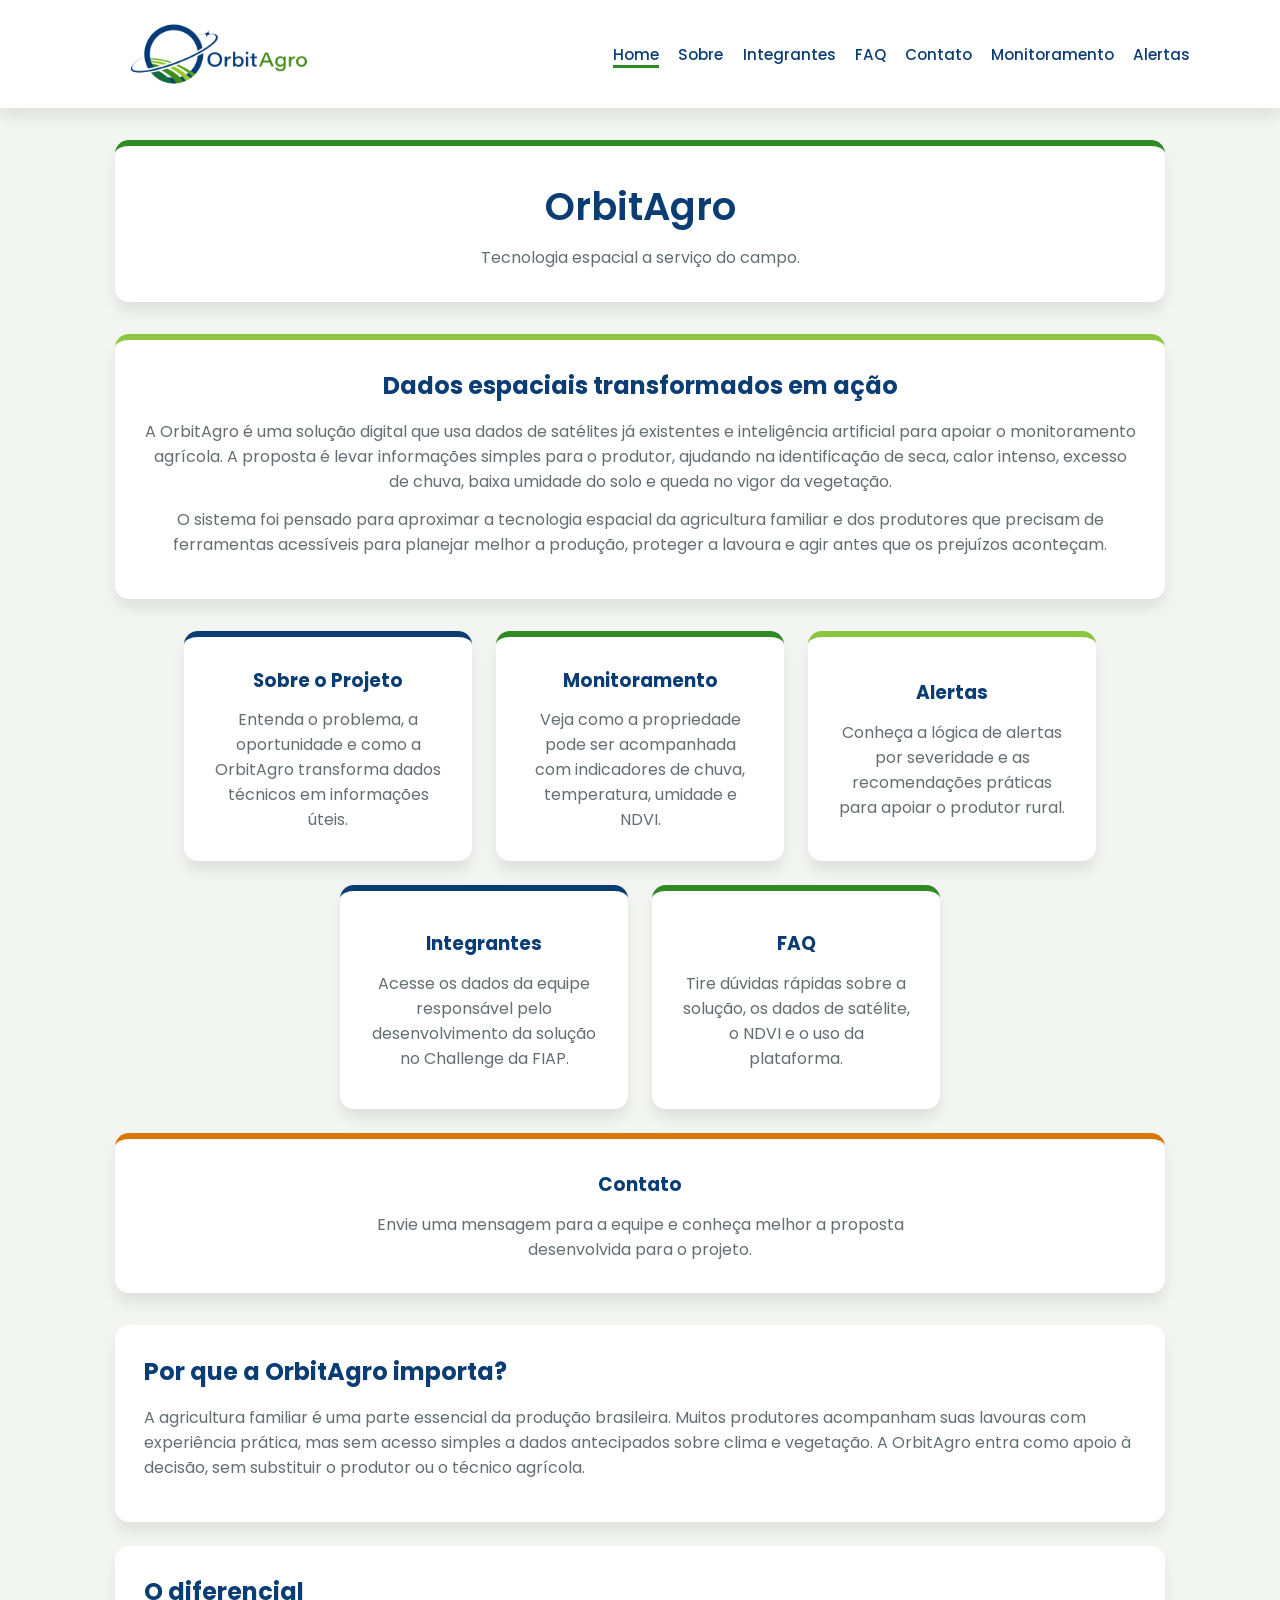
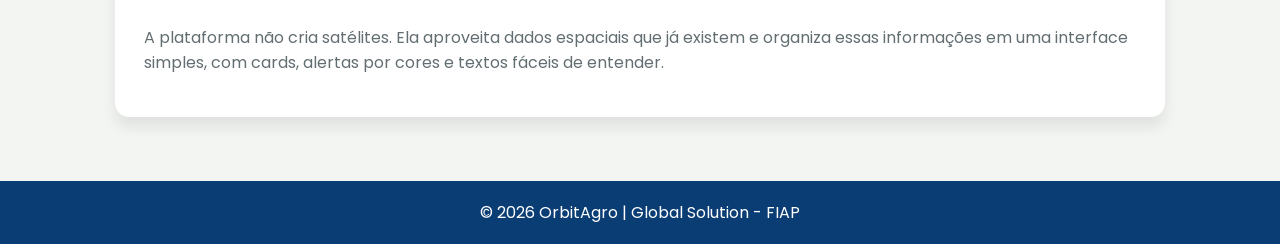
<file: index.html>
<!DOCTYPE html>
<html lang="pt-BR">
<head>
    <meta charset="UTF-8">
    <meta name="viewport" content="width=device-width, initial-scale=1.0">

    <link rel="preconnect" href="https://fonts.googleapis.com">
    <link rel="preconnect" href="https://fonts.gstatic.com" crossorigin>
    <link href="https://fonts.googleapis.com/css2?family=Poppins:wght@300;400;500;600;700&display=swap" rel="stylesheet">

    <link rel="stylesheet" href="css/index.css">

    <title>OrbitAgro | Home</title>
</head>
<body>

    <nav>
        <a class="logo" href="index.html">
            <img src="assets/logo-orbitagro.png" alt="Logo OrbitAgro">
        </a>

        <button class="menu-btn" type="button" aria-label="Abrir menu">☰</button>

        <ul class="nav-links">
            <li><a class="nav-link nav-active" href="index.html">Home</a></li>
            <li><a class="nav-link " href="pages/sobre.html">Sobre</a></li>
            <li><a class="nav-link " href="pages/integrantes.html">Integrantes</a></li>
            <li><a class="nav-link " href="pages/faq.html">FAQ</a></li>
            <li><a class="nav-link " href="pages/contato.html">Contato</a></li>
            <li><a class="nav-link " href="pages/monitoramento.html">Monitoramento</a></li>
            <li><a class="nav-link " href="pages/alertas.html">Alertas</a></li>
        </ul>
    </nav>


    <main>

        <section class="title-section">
            <article class="title-card">
                <h1>OrbitAgro</h1>
                <p>Tecnologia espacial a serviço do campo.</p>
            </article>
        </section>
        <section class="intro-section">
            <h2>Dados espaciais transformados em ação</h2>

            <p>
                A OrbitAgro é uma solução digital que usa dados de satélites já existentes e inteligência artificial
                para apoiar o monitoramento agrícola. A proposta é levar informações simples para o produtor,
                ajudando na identificação de seca, calor intenso, excesso de chuva, baixa umidade do solo e queda
                no vigor da vegetação.
            </p>

            <p>
                O sistema foi pensado para aproximar a tecnologia espacial da agricultura familiar e dos produtores
                que precisam de ferramentas acessíveis para planejar melhor a produção, proteger a lavoura e agir
                antes que os prejuízos aconteçam.
            </p>
        </section>

        <section class="cards-section">
            <article class="feature-card card-blue">
                <a href="pages/sobre.html">
                    <h3>Sobre o Projeto</h3>
                    <p>Entenda o problema, a oportunidade e como a OrbitAgro transforma dados técnicos em informações úteis.</p>
                </a>
            </article>

            <article class="feature-card card-green">
                <a href="pages/monitoramento.html">
                    <h3>Monitoramento</h3>
                    <p>Veja como a propriedade pode ser acompanhada com indicadores de chuva, temperatura, umidade e NDVI.</p>
                </a>
            </article>

            <article class="feature-card card-light">
                <a href="pages/alertas.html">
                    <h3>Alertas</h3>
                    <p>Conheça a lógica de alertas por severidade e as recomendações práticas para apoiar o produtor rural.</p>
                </a>
            </article>

            <article class="feature-card card-blue">
                <a href="pages/integrantes.html">
                    <h3>Integrantes</h3>
                    <p>Acesse os dados da equipe responsável pelo desenvolvimento da solução no Challenge da FIAP.</p>
                </a>
            </article>

            <article class="feature-card card-green">
                <a href="pages/faq.html">
                    <h3>FAQ</h3>
                    <p>Tire dúvidas rápidas sobre a solução, os dados de satélite, o NDVI e o uso da plataforma.</p>
                </a>
            </article>

            <article class="feature-card card-warning">
                <a href="pages/contato.html">
                    <h3>Contato</h3>
                    <p>Envie uma mensagem para a equipe e conheça melhor a proposta desenvolvida para o projeto.</p>
                </a>
            </article>
        </section>

        <section class="highlight-section">
            <article class="highlight-card">
                <h2>Por que a OrbitAgro importa?</h2>
                <p>
                    A agricultura familiar é uma parte essencial da produção brasileira. Muitos produtores acompanham
                    suas lavouras com experiência prática, mas sem acesso simples a dados antecipados sobre clima e
                    vegetação. A OrbitAgro entra como apoio à decisão, sem substituir o produtor ou o técnico agrícola.
                </p>
            </article>

            <article class="highlight-card">
                <h2>O diferencial</h2>
                <p>
                    A plataforma não cria satélites. Ela aproveita dados espaciais que já existem e organiza essas
                    informações em uma interface simples, com cards, alertas por cores e textos fáceis de entender.
                </p>
            </article>
        </section>
    </main>

    <footer>
        <p>© 2026 OrbitAgro | Global Solution - FIAP</p>
    </footer>


    <script src="js/script.js"></script>
</body>
</html>
</file>
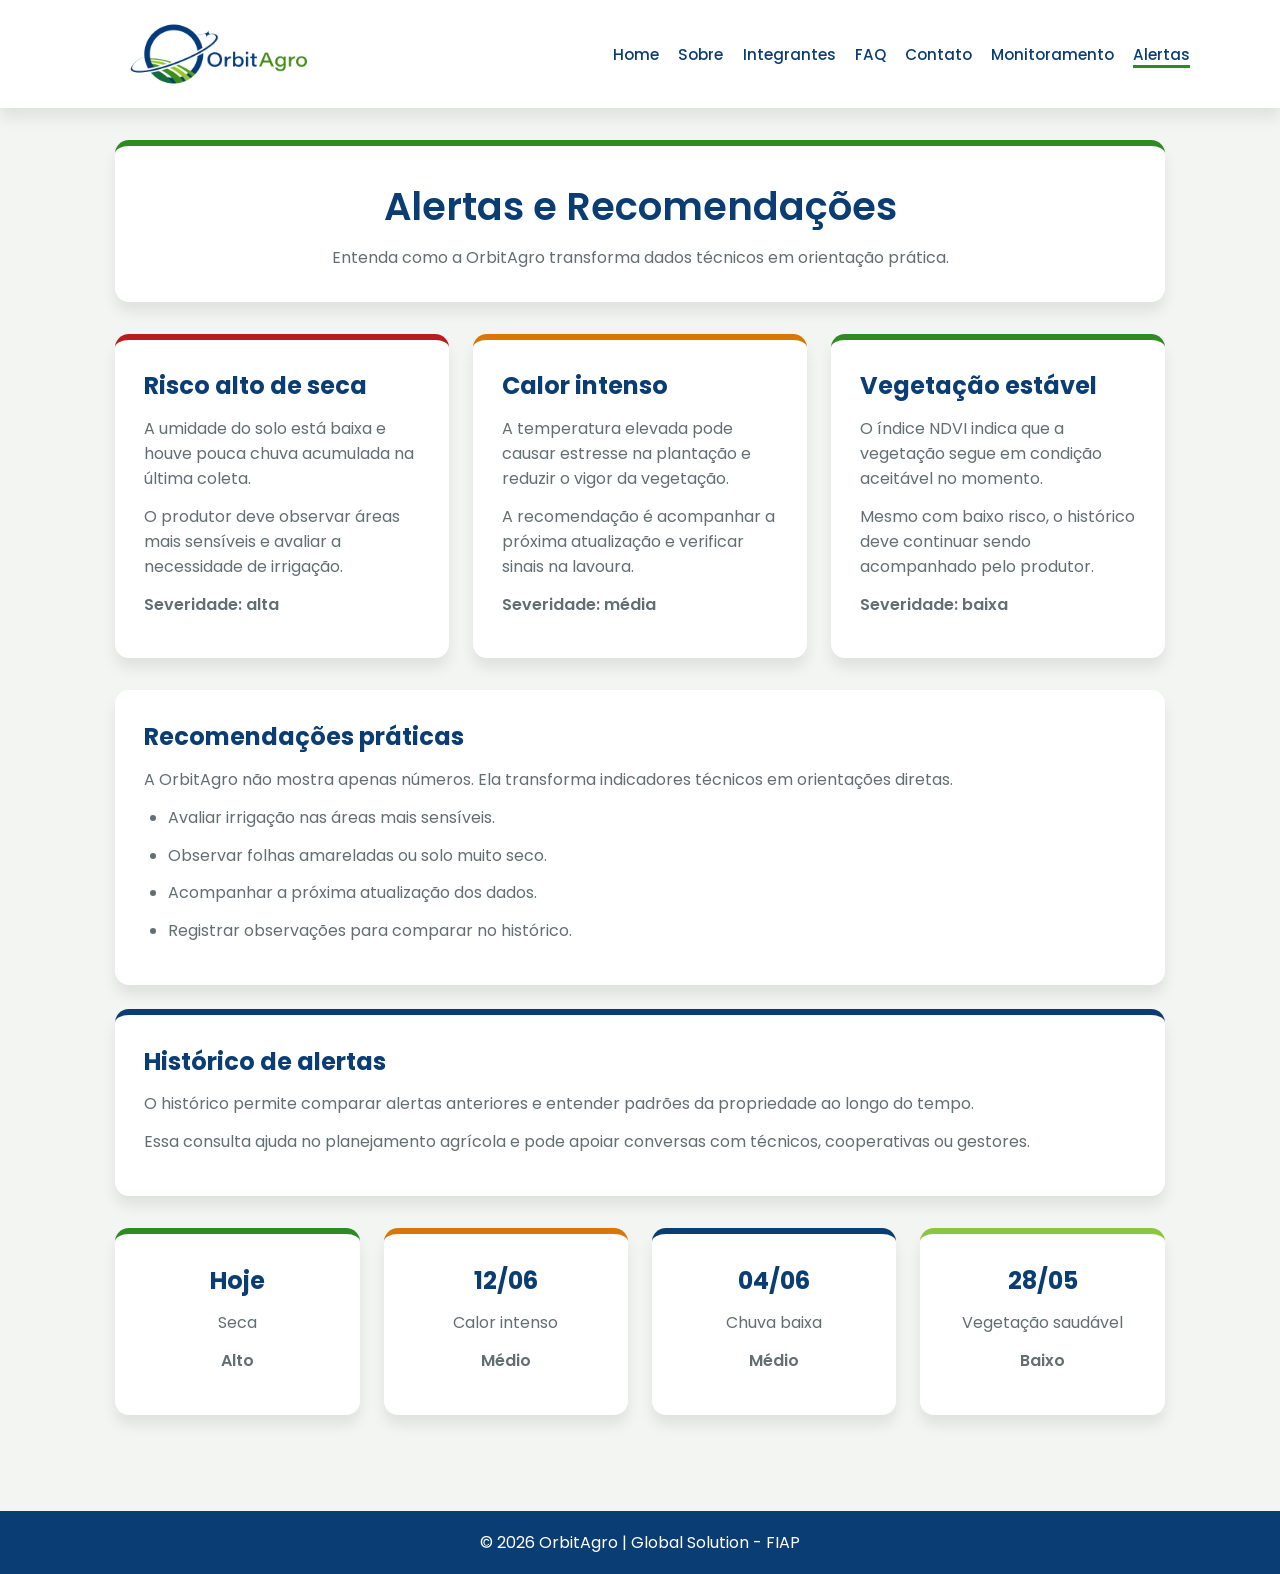
<file: pages/alertas.html>
<!DOCTYPE html>
<html lang="pt-BR">
<head>
    <meta charset="UTF-8">
    <meta name="viewport" content="width=device-width, initial-scale=1.0">

    <link rel="preconnect" href="https://fonts.googleapis.com">
    <link rel="preconnect" href="https://fonts.gstatic.com" crossorigin>
    <link href="https://fonts.googleapis.com/css2?family=Poppins:wght@300;400;500;600;700&display=swap" rel="stylesheet">

    <link rel="stylesheet" href="../css/alertas.css">

    <title>OrbitAgro | Alertas</title>
</head>
<body>

    <nav>
        <a class="logo" href="../index.html">
            <img src="../assets/logo-orbitagro.png" alt="Logo OrbitAgro">
        </a>

        <button class="menu-btn" type="button" aria-label="Abrir menu">☰</button>

        <ul class="nav-links">
            <li><a class="nav-link " href="../index.html">Home</a></li>
            <li><a class="nav-link " href="sobre.html">Sobre</a></li>
            <li><a class="nav-link " href="integrantes.html">Integrantes</a></li>
            <li><a class="nav-link " href="faq.html">FAQ</a></li>
            <li><a class="nav-link " href="contato.html">Contato</a></li>
            <li><a class="nav-link " href="monitoramento.html">Monitoramento</a></li>
            <li><a class="nav-link nav-active" href="alertas.html">Alertas</a></li>
        </ul>
    </nav>


    <main>

        <section class="title-section">
            <article class="title-card">
                <h1>Alertas e Recomendações</h1>
                <p>Entenda como a OrbitAgro transforma dados técnicos em orientação prática.</p>
            </article>
        </section>
        <section class="alert-section">
            <article class="alert-card high-alert">
                <h2>Risco alto de seca</h2>
                <p>A umidade do solo está baixa e houve pouca chuva acumulada na última coleta.</p>
                <p>O produtor deve observar áreas mais sensíveis e avaliar a necessidade de irrigação.</p>
                <p class="alert-level">Severidade: alta</p>
            </article>

            <article class="alert-card medium-alert">
                <h2>Calor intenso</h2>
                <p>A temperatura elevada pode causar estresse na plantação e reduzir o vigor da vegetação.</p>
                <p>A recomendação é acompanhar a próxima atualização e verificar sinais na lavoura.</p>
                <p class="alert-level">Severidade: média</p>
            </article>

            <article class="alert-card low-alert">
                <h2>Vegetação estável</h2>
                <p>O índice NDVI indica que a vegetação segue em condição aceitável no momento.</p>
                <p>Mesmo com baixo risco, o histórico deve continuar sendo acompanhado pelo produtor.</p>
                <p class="alert-level">Severidade: baixa</p>
            </article>
        </section>

        <section class="recommendation-section">
            <article class="recommendation-card">
                <h2>Recomendações práticas</h2>
                <p>A OrbitAgro não mostra apenas números. Ela transforma indicadores técnicos em orientações diretas.</p>

                <ul>
                    <li>Avaliar irrigação nas áreas mais sensíveis.</li>
                    <li>Observar folhas amareladas ou solo muito seco.</li>
                    <li>Acompanhar a próxima atualização dos dados.</li>
                    <li>Registrar observações para comparar no histórico.</li>
                </ul>
            </article>

            <article class="recommendation-card card-blue">
                <h2>Histórico de alertas</h2>
                <p>O histórico permite comparar alertas anteriores e entender padrões da propriedade ao longo do tempo.</p>
                <p>Essa consulta ajuda no planejamento agrícola e pode apoiar conversas com técnicos, cooperativas ou gestores.</p>
            </article>
        </section>

        <section class="timeline-section">
            <article class="timeline-card card-green">
                <h2>Hoje</h2>
                <p>Seca</p>
                <p class="alert-level">Alto</p>
            </article>

            <article class="timeline-card card-warning">
                <h2>12/06</h2>
                <p>Calor intenso</p>
                <p class="alert-level">Médio</p>
            </article>

            <article class="timeline-card card-blue">
                <h2>04/06</h2>
                <p>Chuva baixa</p>
                <p class="alert-level">Médio</p>
            </article>

            <article class="timeline-card card-light">
                <h2>28/05</h2>
                <p>Vegetação saudável</p>
                <p class="alert-level">Baixo</p>
            </article>
        </section>
    </main>

    <footer>
        <p>© 2026 OrbitAgro | Global Solution - FIAP</p>
    </footer>


    <script src="../js/script.js"></script>
</body>
</html>
</file>
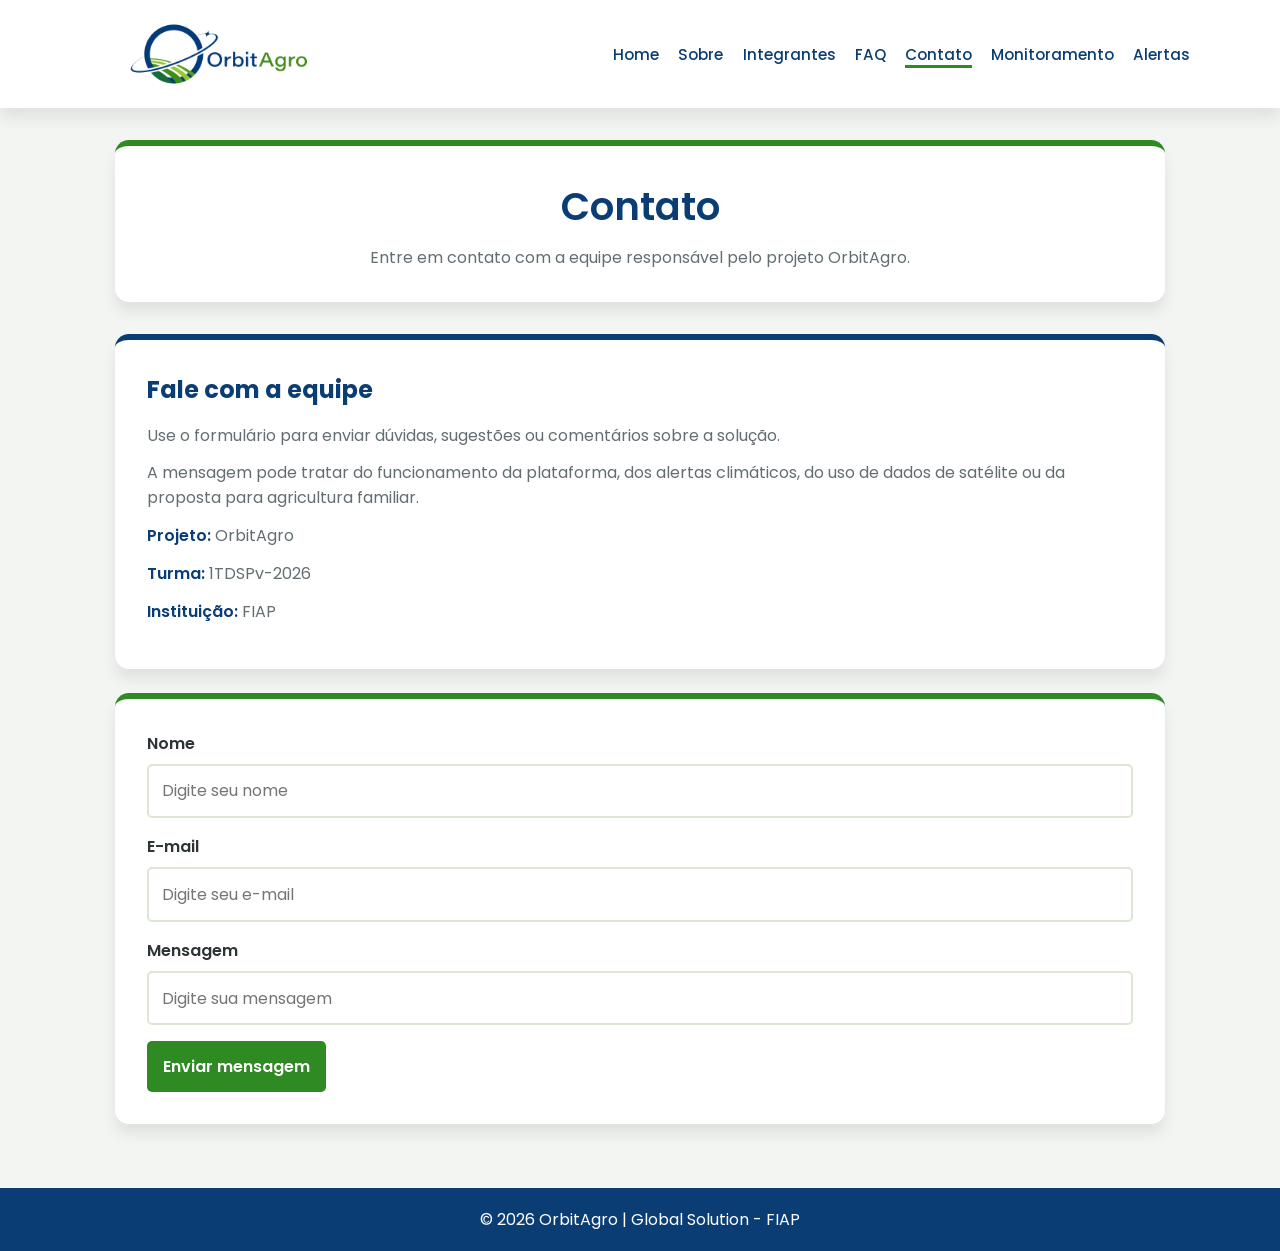
<file: pages/contato.html>
<!DOCTYPE html>
<html lang="pt-BR">
<head>
    <meta charset="UTF-8">
    <meta name="viewport" content="width=device-width, initial-scale=1.0">

    <link rel="preconnect" href="https://fonts.googleapis.com">
    <link rel="preconnect" href="https://fonts.gstatic.com" crossorigin>
    <link href="https://fonts.googleapis.com/css2?family=Poppins:wght@300;400;500;600;700&display=swap" rel="stylesheet">

    <link rel="stylesheet" href="../css/contato.css">

    <title>OrbitAgro | Contato</title>
</head>
<body>

    <nav>
        <a class="logo" href="../index.html">
            <img src="../assets/logo-orbitagro.png" alt="Logo OrbitAgro">
        </a>

        <button class="menu-btn" type="button" aria-label="Abrir menu">☰</button>

        <ul class="nav-links">
            <li><a class="nav-link " href="../index.html">Home</a></li>
            <li><a class="nav-link " href="sobre.html">Sobre</a></li>
            <li><a class="nav-link " href="integrantes.html">Integrantes</a></li>
            <li><a class="nav-link " href="faq.html">FAQ</a></li>
            <li><a class="nav-link nav-active" href="contato.html">Contato</a></li>
            <li><a class="nav-link " href="monitoramento.html">Monitoramento</a></li>
            <li><a class="nav-link " href="alertas.html">Alertas</a></li>
        </ul>
    </nav>


    <main>

        <section class="title-section">
            <article class="title-card">
                <h1>Contato</h1>
                <p>Entre em contato com a equipe responsável pelo projeto OrbitAgro.</p>
            </article>
        </section>
        <section class="contact-container">
            <article class="contact-info">
                <h2>Fale com a equipe</h2>
                <p>Use o formulário para enviar dúvidas, sugestões ou comentários sobre a solução.</p>
                <p>A mensagem pode tratar do funcionamento da plataforma, dos alertas climáticos, do uso de dados de satélite ou da proposta para agricultura familiar.</p>
                <p><span class="contact-label">Projeto:</span> OrbitAgro</p>
                <p><span class="contact-label">Turma:</span> 1TDSPv-2026</p>
                <p><span class="contact-label">Instituição:</span> FIAP</p>
            </article>

            <article class="contact-form-card">
                <form onsubmit="validateContact(event)">
                    <div class="form-group">
                        <label class="form-label">Nome</label>
                        <input class="form-input" id="contact-name" type="text" placeholder="Digite seu nome">
                    </div>

                    <div class="form-group">
                        <label class="form-label">E-mail</label>
                        <input class="form-input" id="contact-email" type="email" placeholder="Digite seu e-mail">
                    </div>

                    <div class="form-group">
                        <label class="form-label">Mensagem</label>
                        <input class="form-input" id="contact-message" type="text" placeholder="Digite sua mensagem">
                    </div>

                    <button class="action-btn" type="submit">Enviar mensagem</button>
                </form>

                <div class="result-box" id="contact-result">
                    <p id="contact-text">O resultado aparecerá aqui.</p>
                </div>
            </article>
        </section>
    </main>

    <footer>
        <p>© 2026 OrbitAgro | Global Solution - FIAP</p>
    </footer>

    <script src="../js/script.js"></script>
</body>
</html>
</file>
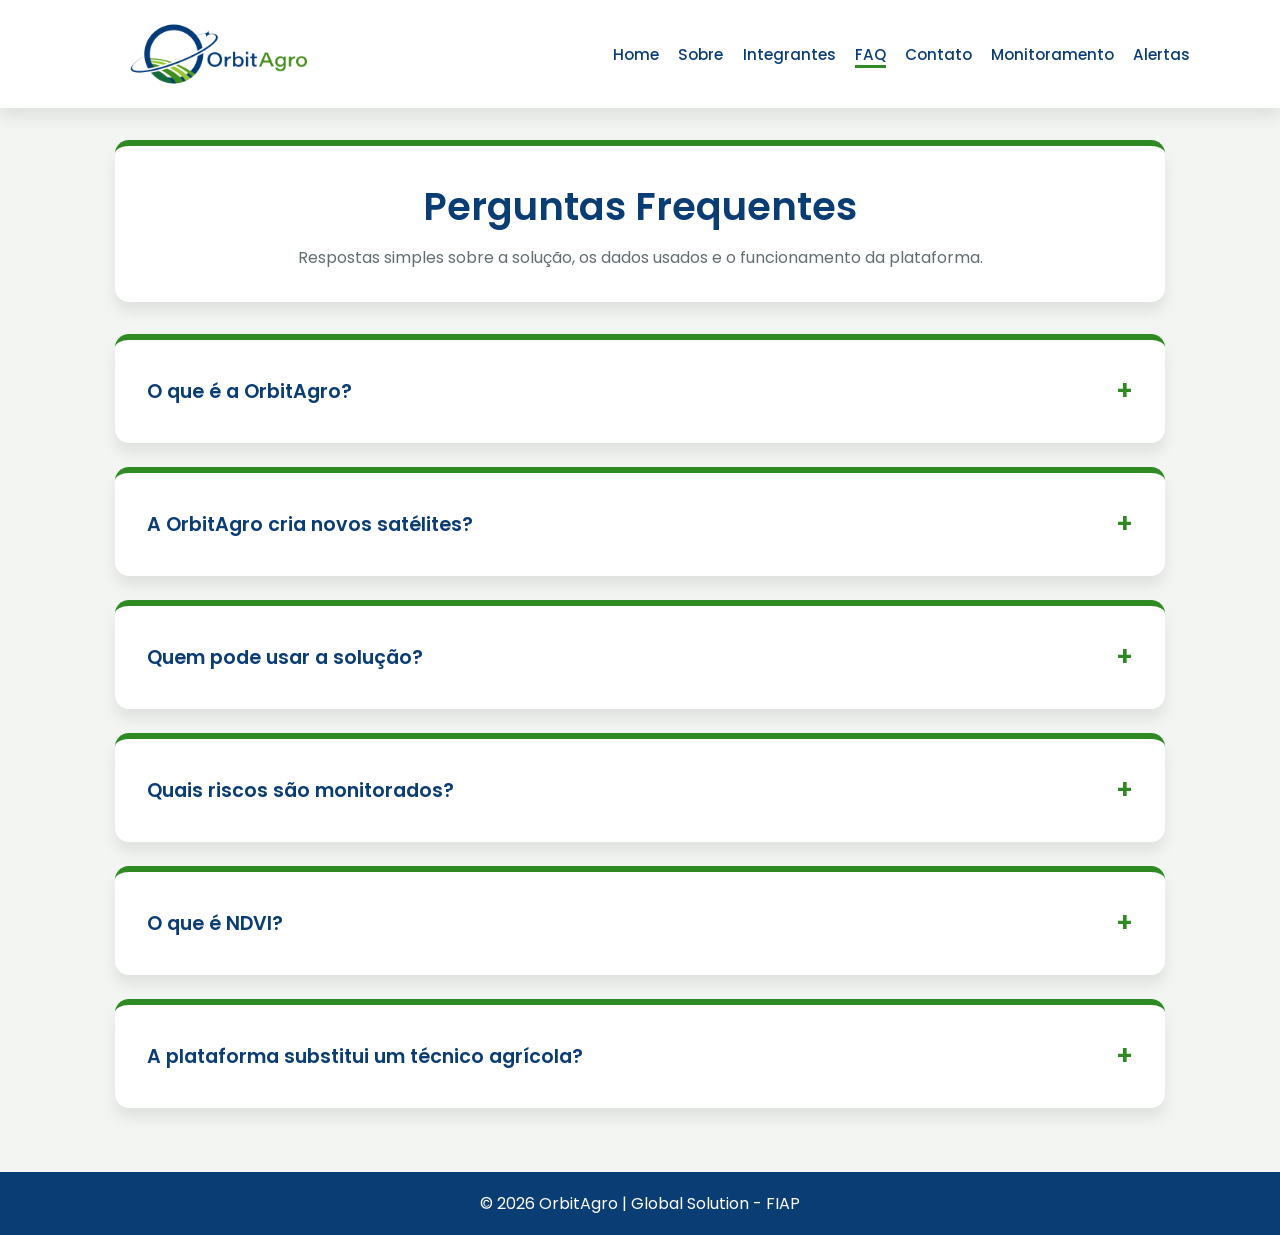
<file: pages/faq.html>
<!DOCTYPE html>
<html lang="pt-BR">
<head>
    <meta charset="UTF-8">
    <meta name="viewport" content="width=device-width, initial-scale=1.0">

    <link rel="preconnect" href="https://fonts.googleapis.com">
    <link rel="preconnect" href="https://fonts.gstatic.com" crossorigin>
    <link href="https://fonts.googleapis.com/css2?family=Poppins:wght@300;400;500;600;700&display=swap" rel="stylesheet">

    <link rel="stylesheet" href="../css/faq.css">

    <title>OrbitAgro | FAQ</title>
</head>
<body>

    <nav>
        <a class="logo" href="../index.html">
            <img src="../assets/logo-orbitagro.png" alt="Logo OrbitAgro">
        </a>

        <button class="menu-btn" type="button" aria-label="Abrir menu">☰</button>

        <ul class="nav-links">
            <li><a class="nav-link " href="../index.html">Home</a></li>
            <li><a class="nav-link " href="sobre.html">Sobre</a></li>
            <li><a class="nav-link " href="integrantes.html">Integrantes</a></li>
            <li><a class="nav-link nav-active" href="faq.html">FAQ</a></li>
            <li><a class="nav-link " href="contato.html">Contato</a></li>
            <li><a class="nav-link " href="monitoramento.html">Monitoramento</a></li>
            <li><a class="nav-link " href="alertas.html">Alertas</a></li>
        </ul>
    </nav>


    <main>

        <section class="title-section">
            <article class="title-card">
                <h1>Perguntas Frequentes</h1>
                <p>Respostas simples sobre a solução, os dados usados e o funcionamento da plataforma.</p>
            </article>
        </section>
        <section class="faq-section">
            <article class="faq-card">
                <button class="faq-question" type="button">O que é a OrbitAgro?</button>
                <div class="faq-answer">
                    <p>A OrbitAgro é uma plataforma digital que usa dados de satélites já existentes e inteligência artificial para apoiar o monitoramento agrícola.</p>
                    <p>Ela transforma dados técnicos em alertas simples para o produtor rural.</p>
                </div>
            </article>

            <article class="faq-card">
                <button class="faq-question" type="button">A OrbitAgro cria novos satélites?</button>
                <div class="faq-answer">
                    <p>Não. A proposta é utilizar dados de satélites que já existem, como bases públicas do INPE, NASA e ESA.</p>
                    <p>O foco está em interpretar e organizar essas informações de forma acessível.</p>
                </div>
            </article>

            <article class="faq-card">
                <button class="faq-question" type="button">Quem pode usar a solução?</button>
                <div class="faq-answer">
                    <p>A solução foi pensada principalmente para agricultura familiar e produtores rurais que precisam de uma ferramenta simples.</p>
                    <p>Cooperativas também podem utilizar a ideia em uma evolução futura.</p>
                </div>
            </article>

            <article class="faq-card">
                <button class="faq-question" type="button">Quais riscos são monitorados?</button>
                <div class="faq-answer">
                    <p>A plataforma considera riscos como seca, excesso de chuva, calor intenso, baixa umidade do solo e queda no vigor da vegetação.</p>
                    <p>Os alertas são classificados em baixo, médio ou alto.</p>
                </div>
            </article>

            <article class="faq-card">
                <button class="faq-question" type="button">O que é NDVI?</button>
                <div class="faq-answer">
                    <p>NDVI é um índice utilizado para acompanhar a saúde e o vigor da vegetação por meio de dados de satélite.</p>
                    <p>Na OrbitAgro, esse indicador aparece de forma simples para facilitar a interpretação.</p>
                </div>
            </article>

            <article class="faq-card">
                <button class="faq-question" type="button">A plataforma substitui um técnico agrícola?</button>
                <div class="faq-answer">
                    <p>Não. A OrbitAgro funciona como apoio à decisão, mas não substitui a avaliação de um técnico agrícola ou agrônomo.</p>
                    <p>Ela ajuda o produtor a perceber riscos com antecedência.</p>
                </div>
            </article>
        </section>
    </main>

    <footer>
        <p>© 2026 OrbitAgro | Global Solution - FIAP</p>
    </footer>


    <script src="../js/script.js"></script>
</body>
</html>
</file>
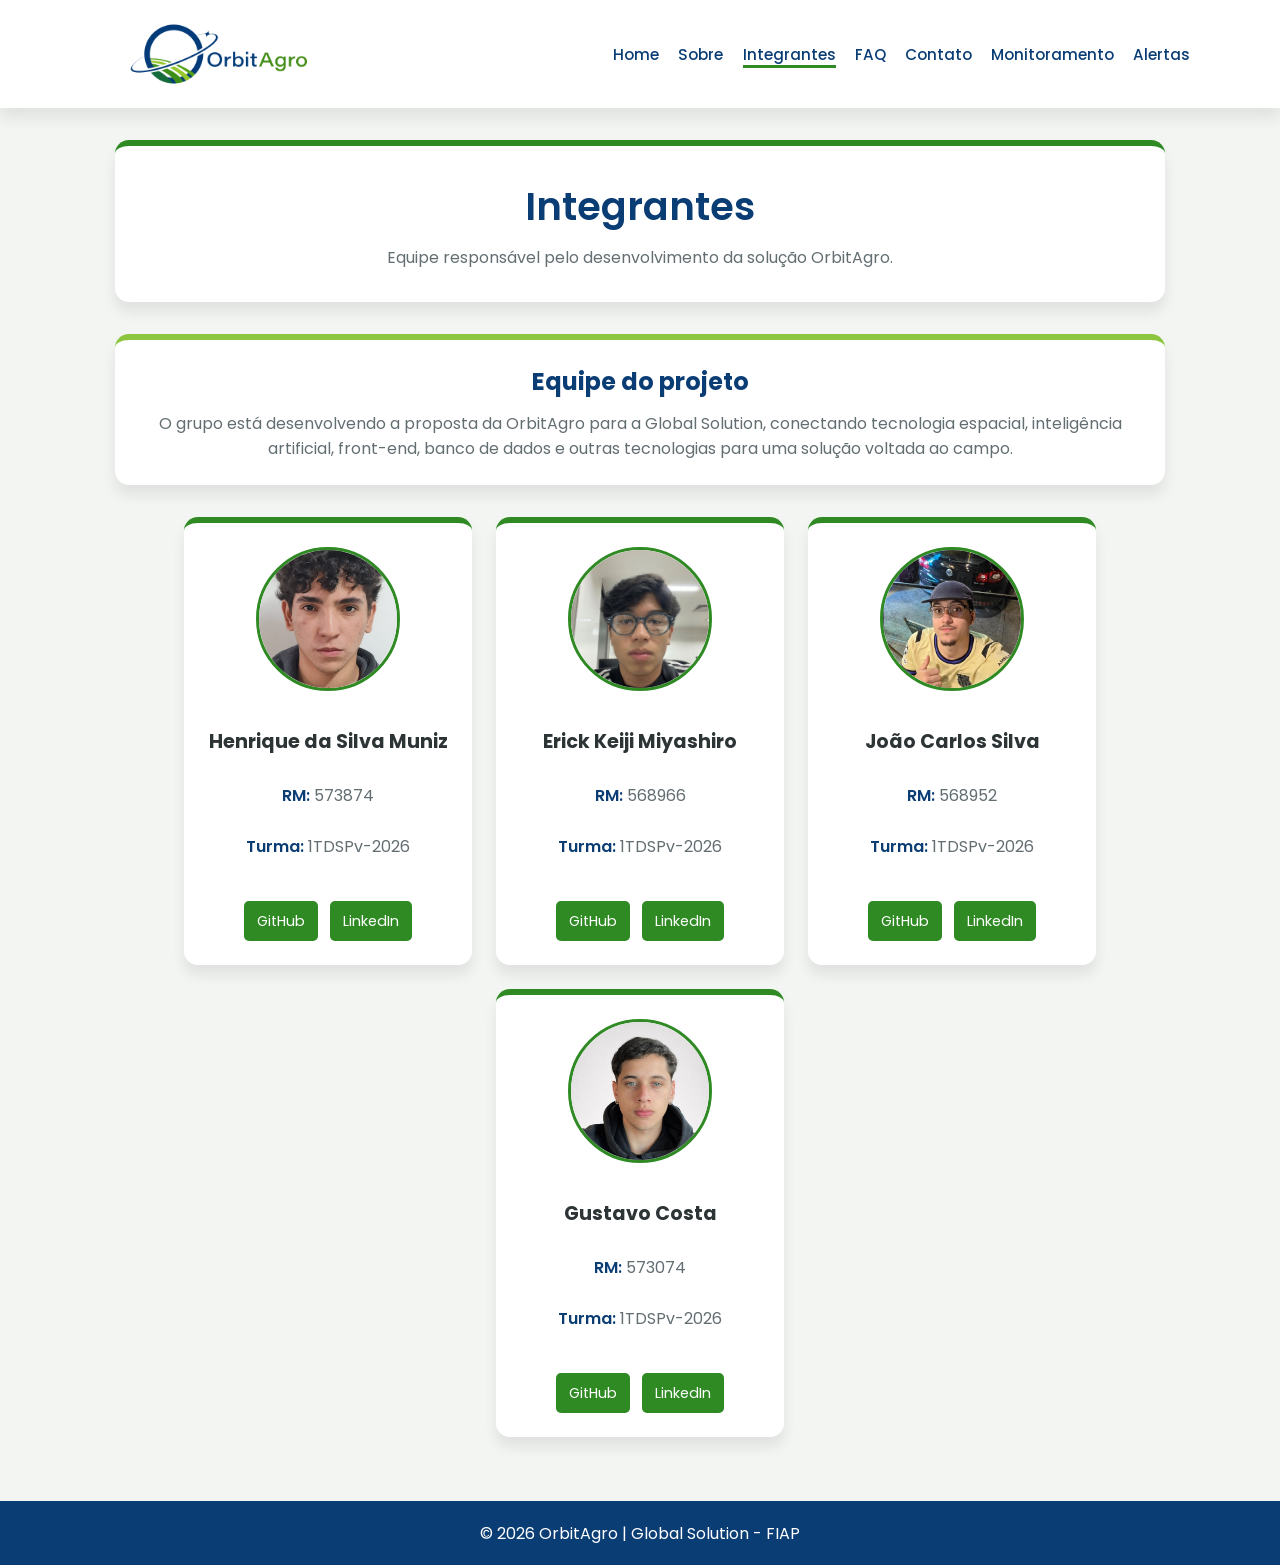
<file: pages/integrantes.html>
<!DOCTYPE html>
<html lang="pt-BR">
<head>
    <meta charset="UTF-8">
    <meta name="viewport" content="width=device-width, initial-scale=1.0">

    <link rel="preconnect" href="https://fonts.googleapis.com">
    <link rel="preconnect" href="https://fonts.gstatic.com" crossorigin>
    <link href="https://fonts.googleapis.com/css2?family=Poppins:wght@300;400;500;600;700&display=swap" rel="stylesheet">

    <link rel="stylesheet" href="../css/integrantes.css">

    <title>OrbitAgro | Integrantes</title>
</head>
<body>

    <nav>
        <a class="logo" href="../index.html">
            <img src="../assets/logo-orbitagro.png" alt="Logo OrbitAgro">
        </a>

        <button class="menu-btn" type="button" aria-label="Abrir menu">☰</button>

        <ul class="nav-links">
            <li><a class="nav-link " href="../index.html">Home</a></li>
            <li><a class="nav-link " href="sobre.html">Sobre</a></li>
            <li><a class="nav-link nav-active" href="integrantes.html">Integrantes</a></li>
            <li><a class="nav-link " href="faq.html">FAQ</a></li>
            <li><a class="nav-link " href="contato.html">Contato</a></li>
            <li><a class="nav-link " href="monitoramento.html">Monitoramento</a></li>
            <li><a class="nav-link " href="alertas.html">Alertas</a></li>
        </ul>
    </nav>


    <main>

        <section class="title-section">
            <article class="title-card">
                <h1>Integrantes</h1>
                <p>Equipe responsável pelo desenvolvimento da solução OrbitAgro.</p>
            </article>
        </section>
        <section class="team-intro">
            <article class="team-intro-card">
                <h2>Equipe do projeto</h2>
                <p>
                    O grupo está desenvolvendo a proposta da OrbitAgro para a Global Solution, conectando tecnologia espacial,
                    inteligência artificial, front-end, banco de dados e outras tecnologias para uma solução voltada ao campo.
                </p>
            </article>
        </section>

        <section class="team-section">
            <article class="member-card">
                <img class="member-img" src="../assets/henrique.jpg" alt="Foto Henrique">

                <h2>Henrique da Silva Muniz</h2>
                <p><span class="member-label">RM:</span> 573874</p>
                <p><span class="member-label">Turma:</span> 1TDSPv-2026</p>

                <div class="member-links">
                    <a href="https://github.com/henriquemunizz" target="_blank">GitHub</a>
                    <a href="https://www.linkedin.com/in/henrique-muniz-044b05365" target="_blank">LinkedIn</a>
                </div>
            </article>

            <article class="member-card">
                <img class="member-img" src="../assets/erick.jpg" alt="Foto Erick">

                <h2>Erick Keiji Miyashiro</h2>
                <p><span class="member-label">RM:</span> 568966</p>
                <p><span class="member-label">Turma:</span> 1TDSPv-2026</p>

                <div class="member-links">
                    <a href="https://share.google/xpS9gpDfEr3WzYZaw" target="_blank">GitHub</a>
                    <a href="https://www.linkedin.com/in/erick-keiji-miyashiro-6228b93b4" target="_blank">LinkedIn</a>
                </div>
            </article>

            <article class="member-card">
                <img class="member-img" src="../assets/joao.jpg" alt="Foto João">

                <h2>João Carlos Silva</h2>
                <p><span class="member-label">RM:</span> 568952</p>
                <p><span class="member-label">Turma:</span> 1TDSPv-2026</p>

                <div class="member-links">
                    <a href="https://github.com/jocax007" target="_blank">GitHub</a>
                    <a href="https://www.linkedin.com/in/joão-carlos-lopes-957976264" target="_blank">LinkedIn</a>
                </div>
            </article>

            <article class="member-card">
                <img class="member-img" src="../assets/gustavo.jpg" alt="Foto Gustavo">

                <h2>Gustavo Costa</h2>
                <p><span class="member-label">RM:</span> 573074</p>
                <p><span class="member-label">Turma:</span> 1TDSPv-2026</p>

                <div class="member-links">
                    <a href="https://github.com/gcosta900" target="_blank">GitHub</a>
                    <a href="https://www.linkedin.com/in/gustavocostamoreira" target="_blank">LinkedIn</a>
                </div>
            </article>
        </section>
    </main>

    <footer>
        <p>© 2026 OrbitAgro | Global Solution - FIAP</p>
    </footer>


    <script src="../js/script.js"></script>
</body>
</html>
</file>
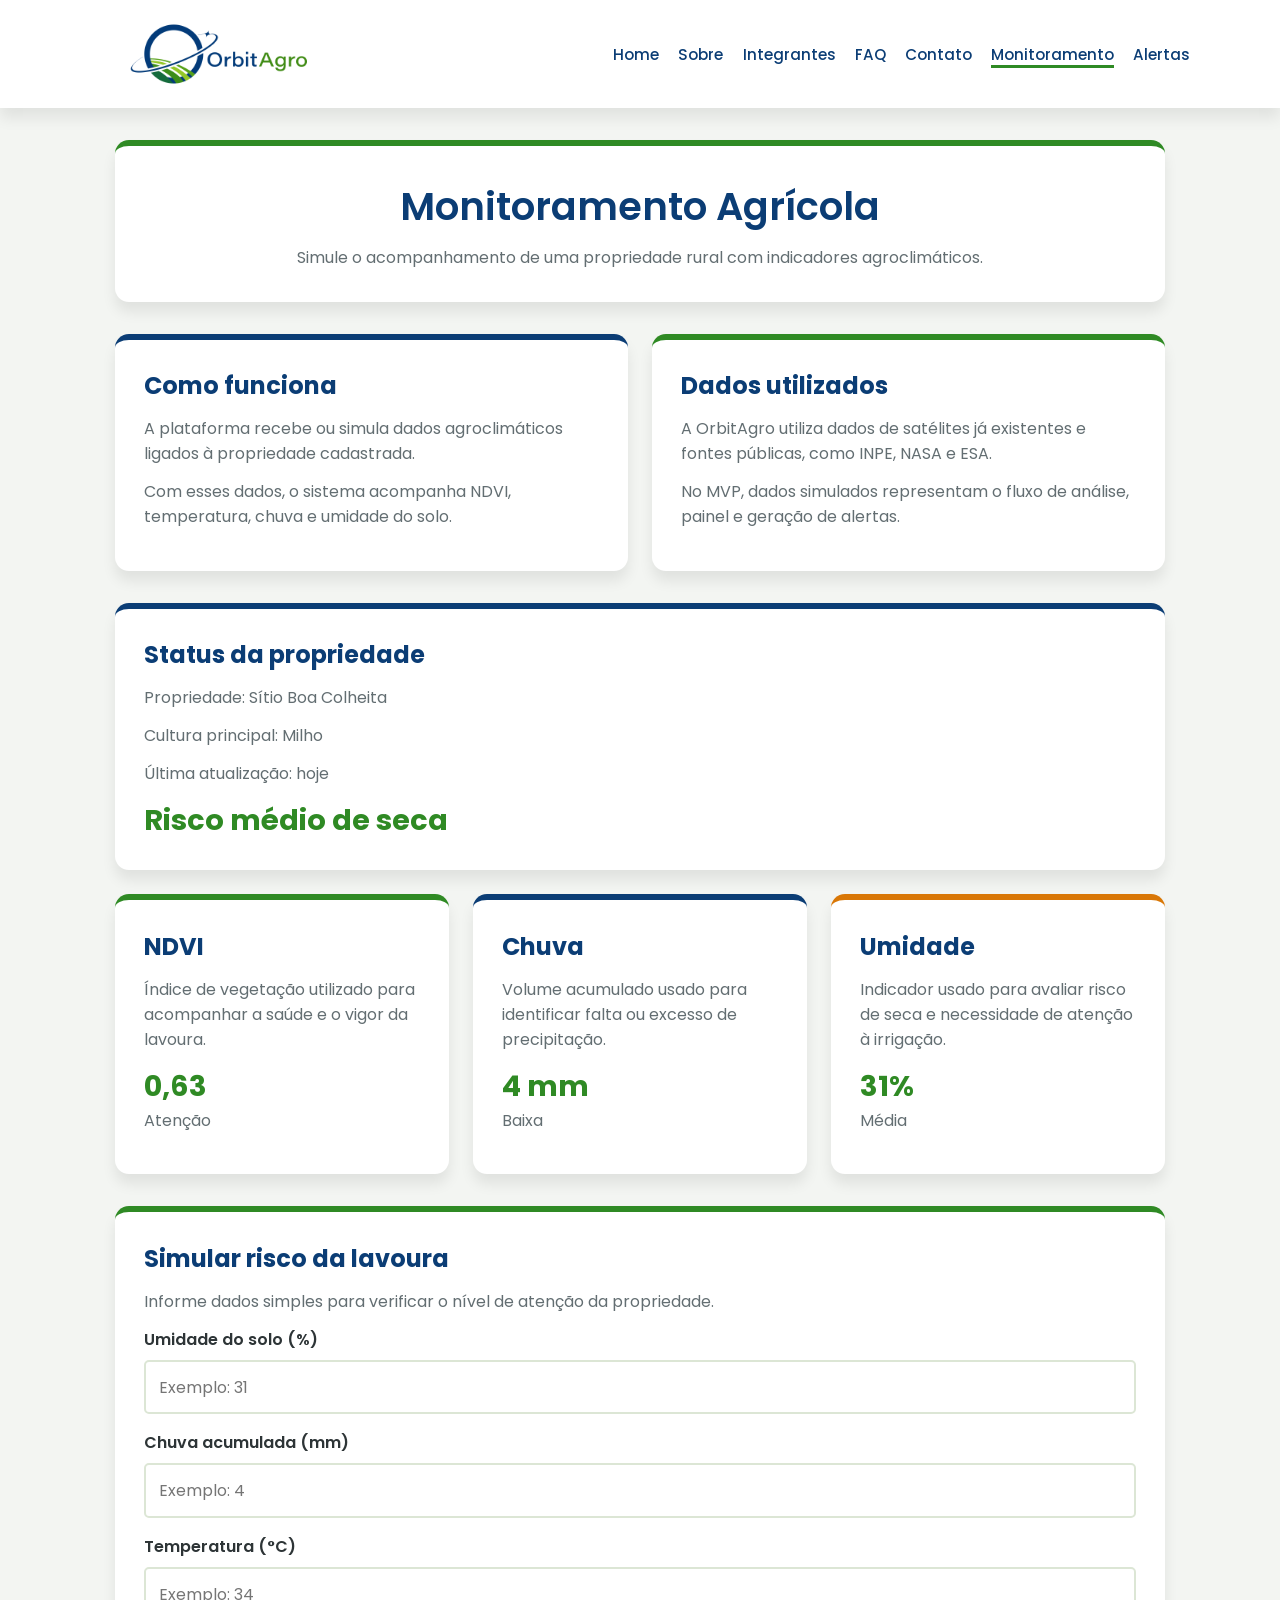
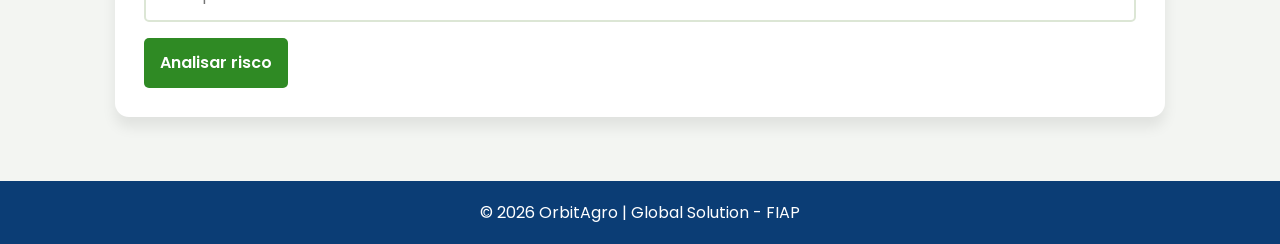
<file: pages/monitoramento.html>
<!DOCTYPE html>
<html lang="pt-BR">
<head>
    <meta charset="UTF-8">
    <meta name="viewport" content="width=device-width, initial-scale=1.0">

    <link rel="preconnect" href="https://fonts.googleapis.com">
    <link rel="preconnect" href="https://fonts.gstatic.com" crossorigin>
    <link href="https://fonts.googleapis.com/css2?family=Poppins:wght@300;400;500;600;700&display=swap" rel="stylesheet">

    <link rel="stylesheet" href="../css/monitoramento.css">

    <title>OrbitAgro | Monitoramento</title>
</head>
<body>

    <nav>
        <a class="logo" href="../index.html">
            <img src="../assets/logo-orbitagro.png" alt="Logo OrbitAgro">
        </a>

        <button class="menu-btn" type="button" aria-label="Abrir menu">☰</button>

        <ul class="nav-links">
            <li><a class="nav-link " href="../index.html">Home</a></li>
            <li><a class="nav-link " href="sobre.html">Sobre</a></li>
            <li><a class="nav-link " href="integrantes.html">Integrantes</a></li>
            <li><a class="nav-link " href="faq.html">FAQ</a></li>
            <li><a class="nav-link " href="contato.html">Contato</a></li>
            <li><a class="nav-link nav-active" href="monitoramento.html">Monitoramento</a></li>
            <li><a class="nav-link " href="alertas.html">Alertas</a></li>
        </ul>
    </nav>


    <main>

        <section class="title-section">
            <article class="title-card">
                <h1>Monitoramento Agrícola</h1>
                <p>Simule o acompanhamento de uma propriedade rural com indicadores agroclimáticos.</p>
            </article>
        </section>
        <section class="solution-section">
            <article class="solution-card card-blue">
                <h2>Como funciona</h2>
                <p>A plataforma recebe ou simula dados agroclimáticos ligados à propriedade cadastrada.</p>
                <p>Com esses dados, o sistema acompanha NDVI, temperatura, chuva e umidade do solo.</p>
            </article>

            <article class="solution-card card-green">
                <h2>Dados utilizados</h2>
                <p>A OrbitAgro utiliza dados de satélites já existentes e fontes públicas, como INPE, NASA e ESA.</p>
                <p>No MVP, dados simulados representam o fluxo de análise, painel e geração de alertas.</p>
            </article>
        </section>

        <section class="dashboard-section">
            <article class="dashboard-card">
                <h2>Status da propriedade</h2>
                <p>Propriedade: Sítio Boa Colheita</p>
                <p>Cultura principal: Milho</p>
                <p>Última atualização: hoje</p>
                <h3>Risco médio de seca</h3>
            </article>

            <article class="indicator-card card-green">
                <h2>NDVI</h2>
                <p>Índice de vegetação utilizado para acompanhar a saúde e o vigor da lavoura.</p>
                <h3>0,63</h3>
                <p>Atenção</p>
            </article>

            <article class="indicator-card card-blue">
                <h2>Chuva</h2>
                <p>Volume acumulado usado para identificar falta ou excesso de precipitação.</p>
                <h3>4 mm</h3>
                <p>Baixa</p>
            </article>

            <article class="indicator-card card-warning">
                <h2>Umidade</h2>
                <p>Indicador usado para avaliar risco de seca e necessidade de atenção à irrigação.</p>
                <h3>31%</h3>
                <p>Média</p>
            </article>
        </section>

        <section class="tool-container">
            <div class="tool-container-title">
                <h2>Simular risco da lavoura</h2>
                <p>Informe dados simples para verificar o nível de atenção da propriedade.</p>
            </div>

            <form class="risk-form" onsubmit="calculateRisk(event)">
                <div class="form-group">
                    <label class="form-label">Umidade do solo (%)</label>
                    <input class="form-input" id="soil" type="number" placeholder="Exemplo: 31">
                </div>

                <div class="form-group">
                    <label class="form-label">Chuva acumulada (mm)</label>
                    <input class="form-input" id="rain" type="number" placeholder="Exemplo: 4">
                </div>

                <div class="form-group">
                    <label class="form-label">Temperatura (°C)</label>
                    <input class="form-input" id="temperature" type="number" placeholder="Exemplo: 34">
                </div>

                <button class="action-btn" type="submit">Analisar risco</button>
            </form>

            <div class="result-box" id="risk-result">
                <p id="risk-message">O resultado da análise aparecerá aqui.</p>
                <h3 id="risk-level">Nível de risco: aguardando dados</h3>
            </div>
        </section>
    </main>

    <footer>
        <p>© 2026 OrbitAgro | Global Solution - FIAP</p>
    </footer>

    <script src="../js/script.js"></script>
</body>
</html>
</file>
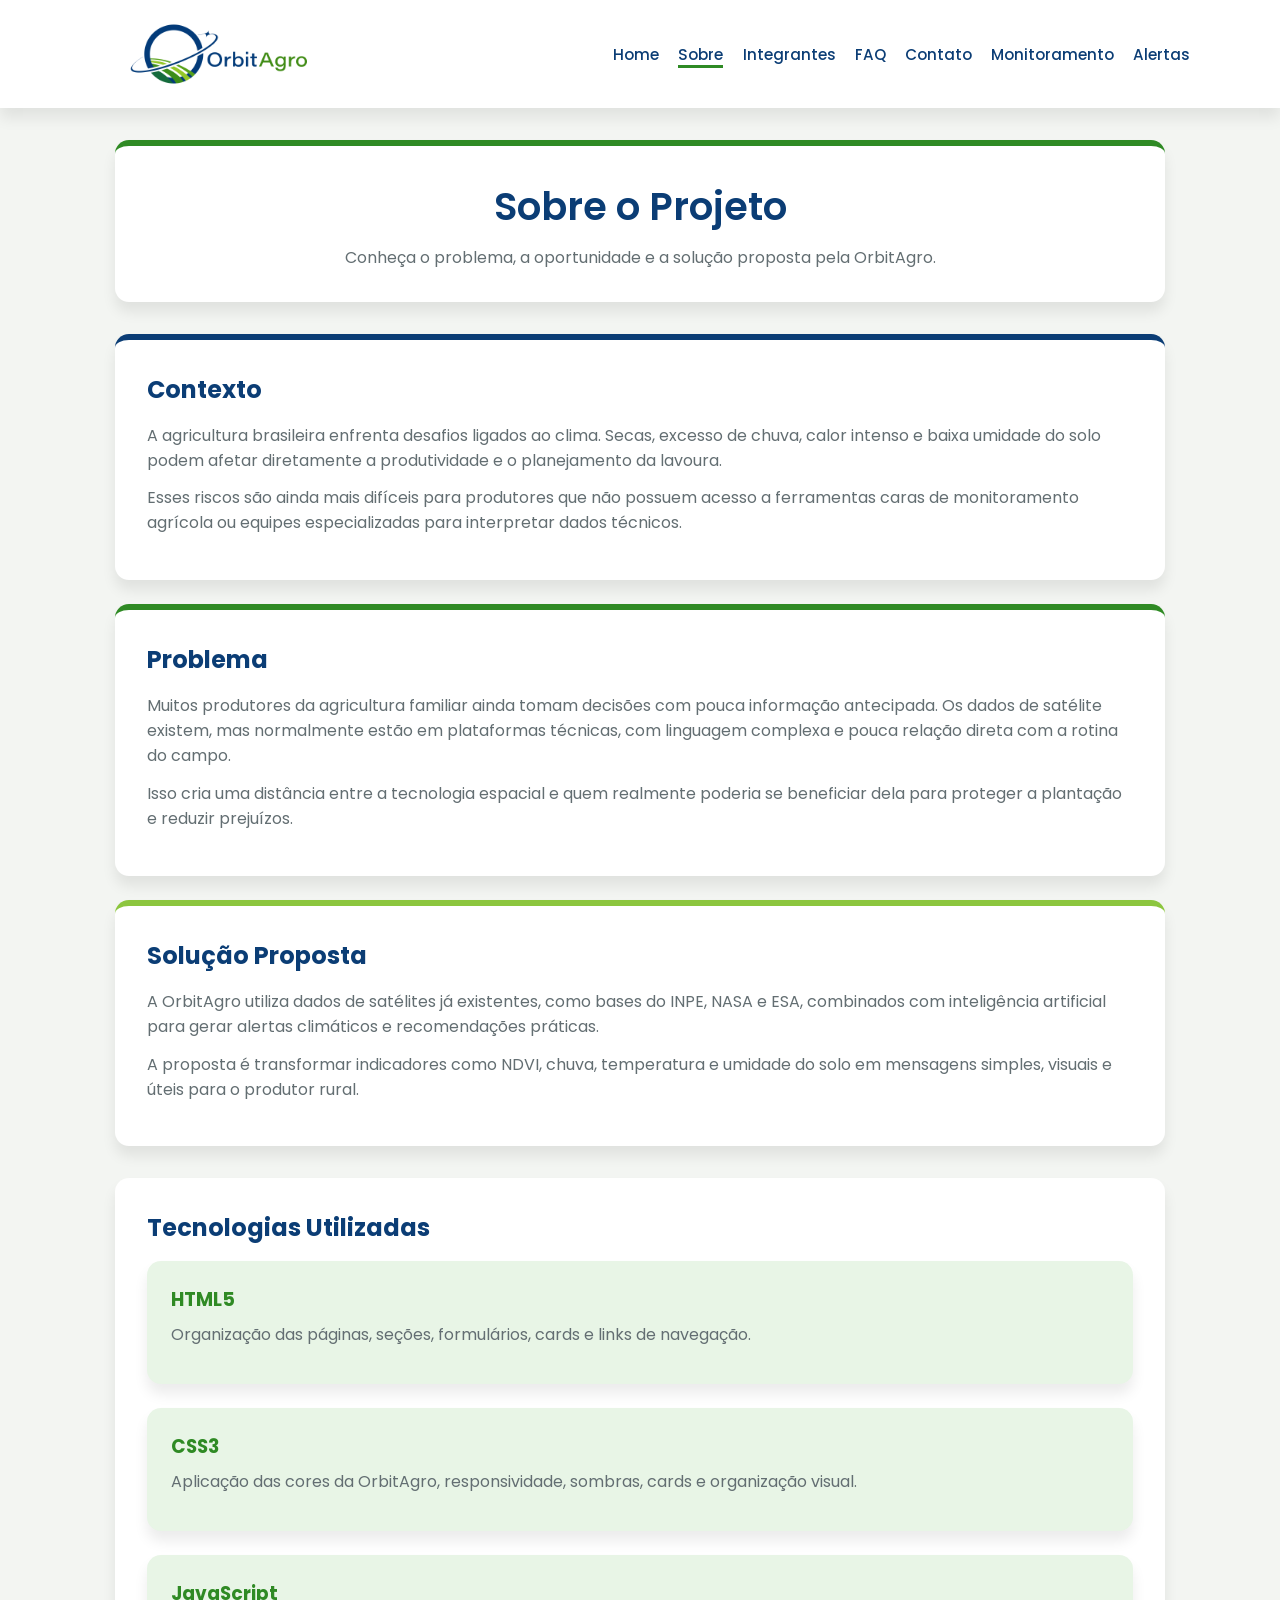
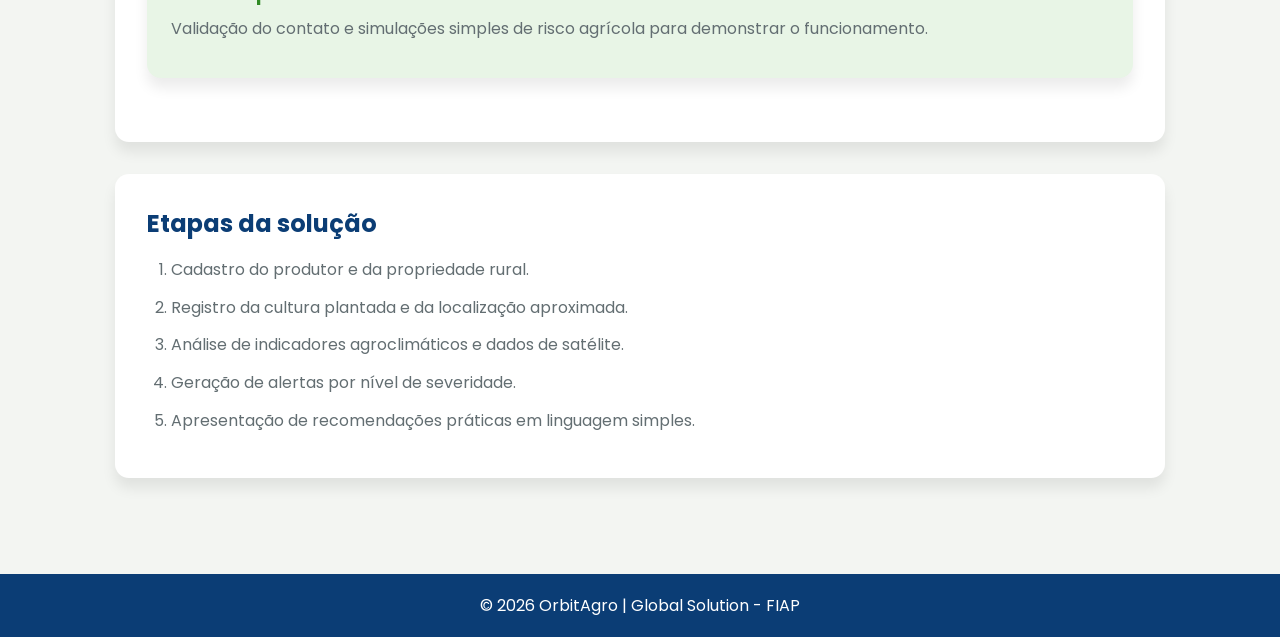
<file: pages/sobre.html>
<!DOCTYPE html>
<html lang="pt-BR">
<head>
    <meta charset="UTF-8">
    <meta name="viewport" content="width=device-width, initial-scale=1.0">

    <link rel="preconnect" href="https://fonts.googleapis.com">
    <link rel="preconnect" href="https://fonts.gstatic.com" crossorigin>
    <link href="https://fonts.googleapis.com/css2?family=Poppins:wght@300;400;500;600;700&display=swap" rel="stylesheet">

    <link rel="stylesheet" href="../css/sobre.css">

    <title>OrbitAgro | Sobre</title>
</head>
<body>

    <nav>
        <a class="logo" href="../index.html">
            <img src="../assets/logo-orbitagro.png" alt="Logo OrbitAgro">
        </a>

        <button class="menu-btn" type="button" aria-label="Abrir menu">☰</button>

        <ul class="nav-links">
            <li><a class="nav-link " href="../index.html">Home</a></li>
            <li><a class="nav-link nav-active" href="sobre.html">Sobre</a></li>
            <li><a class="nav-link " href="integrantes.html">Integrantes</a></li>
            <li><a class="nav-link " href="faq.html">FAQ</a></li>
            <li><a class="nav-link " href="contato.html">Contato</a></li>
            <li><a class="nav-link " href="monitoramento.html">Monitoramento</a></li>
            <li><a class="nav-link " href="alertas.html">Alertas</a></li>
        </ul>
    </nav>


    <main>

        <section class="title-section">
            <article class="title-card">
                <h1>Sobre o Projeto</h1>
                <p>Conheça o problema, a oportunidade e a solução proposta pela OrbitAgro.</p>
            </article>
        </section>
        <section class="about-section">
            <article class="about-card card-blue">
                <h2>Contexto</h2>

                <p>
                    A agricultura brasileira enfrenta desafios ligados ao clima. Secas, excesso de chuva, calor intenso
                    e baixa umidade do solo podem afetar diretamente a produtividade e o planejamento da lavoura.
                </p>

                <p>
                    Esses riscos são ainda mais difíceis para produtores que não possuem acesso a ferramentas caras
                    de monitoramento agrícola ou equipes especializadas para interpretar dados técnicos.
                </p>
            </article>

            <article class="about-card card-green">
                <h2>Problema</h2>

                <p>
                    Muitos produtores da agricultura familiar ainda tomam decisões com pouca informação antecipada.
                    Os dados de satélite existem, mas normalmente estão em plataformas técnicas, com linguagem complexa
                    e pouca relação direta com a rotina do campo.
                </p>

                <p>
                    Isso cria uma distância entre a tecnologia espacial e quem realmente poderia se beneficiar dela
                    para proteger a plantação e reduzir prejuízos.
                </p>
            </article>

            <article class="about-card card-light">
                <h2>Solução Proposta</h2>

                <p>
                    A OrbitAgro utiliza dados de satélites já existentes, como bases do INPE, NASA e ESA, combinados
                    com inteligência artificial para gerar alertas climáticos e recomendações práticas.
                </p>

                <p>
                    A proposta é transformar indicadores como NDVI, chuva, temperatura e umidade do solo em mensagens
                    simples, visuais e úteis para o produtor rural.
                </p>
            </article>
        </section>

        <section class="technology-section">
            <h2>Tecnologias Utilizadas</h2>

            <div class="technology-list">
                <article class="technology-card">
                    <h3>HTML5</h3>
                    <p>Organização das páginas, seções, formulários, cards e links de navegação.</p>
                </article>

                <article class="technology-card">
                    <h3>CSS3</h3>
                    <p>Aplicação das cores da OrbitAgro, responsividade, sombras, cards e organização visual.</p>
                </article>

                <article class="technology-card">
                    <h3>JavaScript</h3>
                    <p>Validação do contato e simulações simples de risco agrícola para demonstrar o funcionamento.</p>
                </article>
            </div>
        </section>

        <section class="roadmap-section">
            <h2>Etapas da solução</h2>

            <ol>
                <li>Cadastro do produtor e da propriedade rural.</li>
                <li>Registro da cultura plantada e da localização aproximada.</li>
                <li>Análise de indicadores agroclimáticos e dados de satélite.</li>
                <li>Geração de alertas por nível de severidade.</li>
                <li>Apresentação de recomendações práticas em linguagem simples.</li>
            </ol>
        </section>
    </main>

    <footer>
        <p>© 2026 OrbitAgro | Global Solution - FIAP</p>
    </footer>


    <script src="../js/script.js"></script>
</body>
</html>
</file>
<file: css/index.css>
:root {
    --primary-color: #2f8a24;
    --primary-dark: #0b3d75;
    --primary-light: #8cc63e;
    --secondary-color: #2d3436;
    --background-color: #f3f5f2;
    --card-color: #ffffff;
    --text-color: #333333;
    --muted-color: #636e72;
    --border-color: #dce6d5;
    --white-color: #ffffff;
    --danger-color: #b91c1c;
    --warning-color: #d97706;
    --blue-soft: #e8f1fb;
    --green-soft: #e8f5e6;
    --yellow-soft: #fff4d8;
    --result-box: #e8f5e6;
    --shadow-md: 0 10px 14px rgba(0, 0, 0, 0.08);
}

* {
    margin: 0;
    padding: 0;
    box-sizing: border-box;
}

body {
    font-family: "Poppins", sans-serif;
    background-color: var(--background-color);
    color: var(--text-color);
}

nav {
    display: flex;
    justify-content: space-between;
    align-items: center;
    background-color: var(--white-color);
    padding: 0 7%;
    min-height: 12vh;
    box-shadow: var(--shadow-md);
}

.logo {
    display: flex;
    align-items: center;
    text-decoration: none;
}

.logo img {
    width: 16rem;
    max-height: 6.5rem;
    object-fit: contain;
}

.nav-links {
    display: flex;
    list-style: none;
    gap: 1.2rem;
}

.nav-link {
    text-decoration: none;
    color: var(--primary-dark);
    font-size: 0.95rem;
    font-weight: 500;
}

.nav-link:hover {
    border-bottom: 3px solid var(--primary-color);
}

.nav-active {
    border-bottom: 3px solid var(--primary-color);
}

.page-header {
    display: none;
}

main {
    width: 82%;
    margin: 0 auto;
    padding: 2rem 0;
}

footer {
    background-color: var(--primary-dark);
    color: var(--white-color);
    text-align: center;
    padding: 1.2rem;
    margin-top: 2rem;
}

.card-blue {
    border-top: 6px solid var(--primary-dark);
}

.card-green {
    border-top: 6px solid var(--primary-color);
}

.card-light {
    border-top: 6px solid var(--primary-light);
}

.card-warning {
    border-top: 6px solid var(--warning-color);
}

.title-section {
    margin-bottom: 2rem;
}

.title-card {
    background-color: var(--card-color);
    padding: 2rem;
    border-radius: 14px;
    box-shadow: var(--shadow-md);
    border-top: 6px solid var(--primary-color);
    text-align: center;
}

.title-card h1 {
    color: var(--primary-dark);
    font-size: 2.4rem;
    font-weight: 600;
    margin-bottom: 0.6rem;
}

.title-card p {
    color: var(--muted-color);
    font-size: 1rem;
}

.intro-section,
.highlight-card,
.feature-card {
    background-color: var(--card-color);
    padding: 1.8rem;
    border-radius: 14px;
    box-shadow: var(--shadow-md);
}

.intro-section {
    text-align: center;
    border-top: 6px solid var(--primary-light);
    margin-bottom: 2rem;
}

.intro-section h2,
.highlight-card h2 {
    color: var(--primary-dark);
    margin-bottom: 1rem;
}

.intro-section p,
.highlight-card p {
    color: var(--muted-color);
    margin-bottom: 0.8rem;
}

.cards-section {
    display: flex;
    justify-content: center;
    align-items: stretch;
    flex-wrap: wrap;
    gap: 1.5rem;
    margin-bottom: 2rem;
}

.feature-card {
    width: 18rem;
    min-height: 14rem;
    text-align: center;
    display: flex;
    flex-direction: column;
    justify-content: center;
    transition: 0.3s;
}

.feature-card:hover {
    transform: translateY(-10px) scale(1.03);
    box-shadow: 0 22px 32px rgba(11, 61, 117, 0.28);
    background-color: #f8fff4;
}

.feature-card a {
    text-decoration: none;
    color: var(--text-color);
    height: 100%;
    display: flex;
    flex-direction: column;
    justify-content: center;
}

.feature-card h3 {
    color: var(--primary-dark);
    margin-bottom: 0.8rem;
    transition: 0.3s;
}

.feature-card:hover h3 {
    color: var(--primary-color);
}

.feature-card p {
    color: var(--muted-color);
}

.cards-section .card-warning {
    width: 100%;
    min-height: 10rem;
}

.cards-section .card-warning a {
    max-width: 38rem;
    margin: 0 auto;
}

.highlight-section {
    display: flex;
    flex-direction: column;
    gap: 1.5rem;
}

.menu-btn {
    display: none;
    background-color: var(--primary-color);
    color: var(--white-color);
    border: none;
    border-radius: 8px;
    padding: 0.6rem 0.9rem;
    font-size: 1.4rem;
    cursor: pointer;
}

.menu-btn:hover {
    background-color: var(--primary-dark);
}

@media (max-width: 1100px) {
    nav {
        height: auto;
        padding: 1rem 5%;
        flex-direction: column;
        gap: 1rem;
    }

    .logo img {
        width: 15rem;
    }

    .nav-links {
        flex-wrap: wrap;
        justify-content: center;
        gap: 1rem;
    }

    main {
        width: 90%;
    }
}

@media (max-width: 900px) {
    .feature-card {
        width: 100%;
        min-height: auto;
    }

    .cards-section .card-warning {
        width: 100%;
    }
}

@media (max-width: 700px) {
    nav {
        flex-direction: row;
        flex-wrap: wrap;
        justify-content: space-between;
        align-items: center;
        min-height: auto;
        padding: 1rem 5%;
    }

    .menu-btn {
        display: block;
    }

    .nav-links {
        display: none;
        width: 100%;
        flex-direction: column;
        align-items: center;
        gap: 0.8rem;
        padding-top: 1rem;
    }

    .nav-links.nav-open {
        display: flex;
    }

    .logo img {
        width: 12rem;
    }
}

@media (max-width: 600px) {
    .nav-links {
        flex-direction: column;
        align-items: center;
    }

    .logo img {
        width: 13rem;
    }

    .title-card h1 {
        font-size: 2rem;
    }

    main {
        width: 92%;
    }
}
</file>
<file: css/alertas.css>
:root {
    --primary-color: #2f8a24;
    --primary-dark: #0b3d75;
    --primary-light: #8cc63e;
    --secondary-color: #2d3436;
    --background-color: #f3f5f2;
    --card-color: #ffffff;
    --text-color: #333333;
    --muted-color: #636e72;
    --border-color: #dce6d5;
    --white-color: #ffffff;
    --danger-color: #b91c1c;
    --warning-color: #d97706;
    --blue-soft: #e8f1fb;
    --green-soft: #e8f5e6;
    --yellow-soft: #fff4d8;
    --result-box: #e8f5e6;
    --shadow-md: 0 10px 14px rgba(0, 0, 0, 0.08);
}

* {
    margin: 0;
    padding: 0;
    box-sizing: border-box;
}

body {
    font-family: "Poppins", sans-serif;
    background-color: var(--background-color);
    color: var(--text-color);
}

nav {
    display: flex;
    justify-content: space-between;
    align-items: center;
    background-color: var(--white-color);
    padding: 0 7%;
    min-height: 12vh;
    box-shadow: var(--shadow-md);
}

.logo {
    display: flex;
    align-items: center;
    text-decoration: none;
}

.logo img {
    width: 16rem;
    max-height: 6.5rem;
    object-fit: contain;
}

.nav-links {
    display: flex;
    list-style: none;
    gap: 1.2rem;
}

.nav-link {
    text-decoration: none;
    color: var(--primary-dark);
    font-size: 0.95rem;
    font-weight: 500;
}

.nav-link:hover {
    border-bottom: 3px solid var(--primary-color);
}

.nav-active {
    border-bottom: 3px solid var(--primary-color);
}

.page-header {
    display: none;
}

main {
    width: 82%;
    margin: 0 auto;
    padding: 2rem 0;
}

footer {
    background-color: var(--primary-dark);
    color: var(--white-color);
    text-align: center;
    padding: 1.2rem;
    margin-top: 2rem;
}

.card-blue {
    border-top: 6px solid var(--primary-dark);
}

.card-green {
    border-top: 6px solid var(--primary-color);
}

.card-light {
    border-top: 6px solid var(--primary-light);
}

.card-warning {
    border-top: 6px solid var(--warning-color);
}

.title-section {
    margin-bottom: 2rem;
}

.title-card {
    background-color: var(--card-color);
    padding: 2rem;
    border-radius: 14px;
    box-shadow: var(--shadow-md);
    border-top: 6px solid var(--primary-color);
    text-align: center;
}

.title-card h1 {
    color: var(--primary-dark);
    font-size: 2.4rem;
    font-weight: 600;
    margin-bottom: 0.6rem;
}

.title-card p {
    color: var(--muted-color);
    font-size: 1rem;
}

.alert-section,
.timeline-section {
    display: flex;
    flex-wrap: wrap;
    gap: 1.5rem;
    margin-bottom: 2rem;
}

.recommendation-section {
    display: flex;
    flex-direction: column;
    gap: 1.5rem;
    margin-bottom: 2rem;
}

.alert-card,
.recommendation-card,
.timeline-card {
    background-color: var(--card-color);
    padding: 1.8rem;
    border-radius: 14px;
    box-shadow: var(--shadow-md);
}

.alert-card {
    width: calc(33.333% - 1rem);
}

.recommendation-card {
    width: 100%;
}

.timeline-card {
    width: calc(25% - 1.125rem);
    text-align: center;
}

.alert-card h2,
.recommendation-card h2,
.timeline-card h2 {
    color: var(--primary-dark);
    margin-bottom: 0.8rem;
}

.alert-card p,
.recommendation-card p,
.timeline-card p,
.recommendation-card li {
    color: var(--muted-color);
    margin-bottom: 0.8rem;
}

.high-alert {
    border-top: 6px solid var(--danger-color);
}

.medium-alert {
    border-top: 6px solid var(--warning-color);
}

.low-alert {
    border-top: 6px solid var(--primary-color);
}

.alert-level {
    color: var(--primary-dark);
    font-weight: 600;
}

.recommendation-card ul {
    margin-left: 1.5rem;
}

@media (max-width: 1100px) {
    nav {
        height: auto;
        padding: 1rem 5%;
        flex-direction: column;
        gap: 1rem;
    }

    .logo img {
        width: 15rem;
    }

    .nav-links {
        flex-wrap: wrap;
        justify-content: center;
        gap: 1rem;
    }

    main {
        width: 90%;
    }
}

@media (max-width: 900px) {
    .alert-card,
    .recommendation-card,
    .timeline-card {
        width: 100%;
    }
}

@media (max-width: 600px) {
    .nav-links {
        flex-direction: column;
        align-items: center;
    }

    .logo img {
        width: 13rem;
    }

    .title-card h1 {
        font-size: 2rem;
    }

    main {
        width: 92%;
    }
}

.menu-btn {
    display: none;
    background-color: var(--primary-color);
    color: var(--white-color);
    border: none;
    border-radius: 8px;
    padding: 0.6rem 0.9rem;
    font-size: 1.4rem;
    cursor: pointer;
}

.menu-btn:hover {
    background-color: var(--primary-dark);
}

@media (max-width: 700px) {
    nav {
        flex-direction: row;
        flex-wrap: wrap;
        justify-content: space-between;
        align-items: center;
        min-height: auto;
        padding: 1rem 5%;
    }

    .menu-btn {
        display: block;
    }

    .nav-links {
        display: none;
        width: 100%;
        flex-direction: column;
        align-items: center;
        gap: 0.8rem;
        padding-top: 1rem;
    }

    .nav-links.nav-open {
        display: flex;
    }

    .logo img {
        width: 12rem;
    }
}
</file>
<file: css/contato.css>
:root {
    --primary-color: #2f8a24;
    --primary-dark: #0b3d75;
    --primary-light: #8cc63e;
    --secondary-color: #2d3436;
    --background-color: #f3f5f2;
    --card-color: #ffffff;
    --text-color: #333333;
    --muted-color: #636e72;
    --border-color: #dce6d5;
    --white-color: #ffffff;
    --danger-color: #b91c1c;
    --warning-color: #d97706;
    --blue-soft: #e8f1fb;
    --green-soft: #e8f5e6;
    --yellow-soft: #fff4d8;
    --result-box: #e8f5e6;
    --shadow-md: 0 10px 14px rgba(0, 0, 0, 0.08);
}

* {
    margin: 0;
    padding: 0;
    box-sizing: border-box;
}

body {
    font-family: "Poppins", sans-serif;
    background-color: var(--background-color);
    color: var(--text-color);
}

nav {
    display: flex;
    justify-content: space-between;
    align-items: center;
    background-color: var(--white-color);
    padding: 0 7%;
    min-height: 12vh;
    box-shadow: var(--shadow-md);
}

.logo {
    display: flex;
    align-items: center;
    text-decoration: none;
}

.logo img {
    width: 16rem;
    max-height: 6.5rem;
    object-fit: contain;
}

.nav-links {
    display: flex;
    list-style: none;
    gap: 1.2rem;
}

.nav-link {
    text-decoration: none;
    color: var(--primary-dark);
    font-size: 0.95rem;
    font-weight: 500;
}

.nav-link:hover {
    border-bottom: 3px solid var(--primary-color);
}

.nav-active {
    border-bottom: 3px solid var(--primary-color);
}

.page-header {
    display: none;
}

main {
    width: 82%;
    margin: 0 auto;
    padding: 2rem 0;
}

footer {
    background-color: var(--primary-dark);
    color: var(--white-color);
    text-align: center;
    padding: 1.2rem;
    margin-top: 2rem;
}

.card-blue {
    border-top: 6px solid var(--primary-dark);
}

.card-green {
    border-top: 6px solid var(--primary-color);
}

.card-light {
    border-top: 6px solid var(--primary-light);
}

.card-warning {
    border-top: 6px solid var(--warning-color);
}

.title-section {
    margin-bottom: 2rem;
}

.title-card {
    background-color: var(--card-color);
    padding: 2rem;
    border-radius: 14px;
    box-shadow: var(--shadow-md);
    border-top: 6px solid var(--primary-color);
    text-align: center;
}

.title-card h1 {
    color: var(--primary-dark);
    font-size: 2.4rem;
    font-weight: 600;
    margin-bottom: 0.6rem;
}

.title-card p {
    color: var(--muted-color);
    font-size: 1rem;
}

@media (max-width: 1100px) {
    nav {
        height: auto;
        padding: 1rem 5%;
        flex-direction: column;
        gap: 1rem;
    }

    .logo img {
        width: 15rem;
    }

    .nav-links {
        flex-wrap: wrap;
        justify-content: center;
        gap: 1rem;
    }

    main {
        width: 90%;
    }
}

@media (max-width: 600px) {
    .nav-links {
        flex-direction: column;
        align-items: center;
    }

    .logo img {
        width: 13rem;
    }

    .title-card h1 {
        font-size: 2rem;
    }

    main {
        width: 92%;
    }
}

.contact-container {
    display: flex;
    flex-direction: column;
    gap: 1.5rem;
}

.contact-info,
.contact-form-card {
    background-color: var(--card-color);
    padding: 2rem;
    border-radius: 14px;
    box-shadow: var(--shadow-md);
    width: 100%;
}

.contact-info {
    border-top: 6px solid var(--primary-dark);
}

.contact-form-card {
    border-top: 6px solid var(--primary-color);
}

.contact-info h2 {
    color: var(--primary-dark);
    margin-bottom: 1rem;
}

.contact-info p {
    color: var(--muted-color);
    margin-bottom: 0.8rem;
}

.contact-label {
    color: var(--primary-dark);
    font-weight: 600;
}

.contact-form-card form {
    display: flex;
    flex-direction: column;
    gap: 1rem;
}

.form-group {
    display: flex;
    flex-direction: column;
    gap: 0.5rem;
}

.form-label {
    color: var(--secondary-color);
    font-weight: 600;
}

.form-input {
    padding: 0.8rem;
    border: 2px solid var(--border-color);
    border-radius: 5px;
    font-size: 1rem;
    font-family: inherit;
}

.action-btn {
    padding: 0.8rem 1rem;
    background-color: var(--primary-color);
    color: var(--white-color);
    border: none;
    border-radius: 5px;
    font-size: 1rem;
    font-weight: 600;
    font-family: inherit;
    cursor: pointer;
    width: fit-content;
}

.action-btn:hover {
    background-color: var(--primary-dark);
}

.result-box {
    margin-top: 1rem;
    padding: 1rem;
    background-color: var(--result-box);
    border-radius: 8px;
    display: none;
}

.result-box.show {
    display: block;
}



.menu-btn {
    display: none;
    background-color: var(--primary-color);
    color: var(--white-color);
    border: none;
    border-radius: 8px;
    padding: 0.6rem 0.9rem;
    font-size: 1.4rem;
    cursor: pointer;
}

.menu-btn:hover {
    background-color: var(--primary-dark);
}

@media (max-width: 700px) {
    nav {
        flex-direction: row;
        flex-wrap: wrap;
        justify-content: space-between;
        align-items: center;
        min-height: auto;
        padding: 1rem 5%;
    }

    .menu-btn {
        display: block;
    }

    .nav-links {
        display: none;
        width: 100%;
        flex-direction: column;
        align-items: center;
        gap: 0.8rem;
        padding-top: 1rem;
    }

    .nav-links.nav-open {
        display: flex;
    }

    .logo img {
        width: 12rem;
    }
}
</file>
<file: css/faq.css>
:root {
    --primary-color: #2f8a24;
    --primary-dark: #0b3d75;
    --primary-light: #8cc63e;
    --secondary-color: #2d3436;
    --background-color: #f3f5f2;
    --card-color: #ffffff;
    --text-color: #333333;
    --muted-color: #636e72;
    --border-color: #dce6d5;
    --white-color: #ffffff;
    --danger-color: #b91c1c;
    --warning-color: #d97706;
    --blue-soft: #e8f1fb;
    --green-soft: #e8f5e6;
    --yellow-soft: #fff4d8;
    --result-box: #e8f5e6;
    --shadow-md: 0 10px 14px rgba(0, 0, 0, 0.08);
}

* {
    margin: 0;
    padding: 0;
    box-sizing: border-box;
}

body {
    font-family: "Poppins", sans-serif;
    background-color: var(--background-color);
    color: var(--text-color);
}

nav {
    display: flex;
    justify-content: space-between;
    align-items: center;
    background-color: var(--white-color);
    padding: 0 7%;
    min-height: 12vh;
    box-shadow: var(--shadow-md);
}

.logo {
    display: flex;
    align-items: center;
    text-decoration: none;
}

.logo img {
    width: 16rem;
    max-height: 6.5rem;
    object-fit: contain;
}

.nav-links {
    display: flex;
    list-style: none;
    gap: 1.2rem;
}

.nav-link {
    text-decoration: none;
    color: var(--primary-dark);
    font-size: 0.95rem;
    font-weight: 500;
}

.nav-link:hover {
    border-bottom: 3px solid var(--primary-color);
}

.nav-active {
    border-bottom: 3px solid var(--primary-color);
}

.page-header {
    display: none;
}

main {
    width: 82%;
    margin: 0 auto;
    padding: 2rem 0;
}

footer {
    background-color: var(--primary-dark);
    color: var(--white-color);
    text-align: center;
    padding: 1.2rem;
    margin-top: 2rem;
}

.card-blue {
    border-top: 6px solid var(--primary-dark);
}

.card-green {
    border-top: 6px solid var(--primary-color);
}

.card-light {
    border-top: 6px solid var(--primary-light);
}

.card-warning {
    border-top: 6px solid var(--warning-color);
}

.title-section {
    margin-bottom: 2rem;
}

.title-card {
    background-color: var(--card-color);
    padding: 2rem;
    border-radius: 14px;
    box-shadow: var(--shadow-md);
    border-top: 6px solid var(--primary-color);
    text-align: center;
}

.title-card h1 {
    color: var(--primary-dark);
    font-size: 2.4rem;
    font-weight: 600;
    margin-bottom: 0.6rem;
}

.title-card p {
    color: var(--muted-color);
    font-size: 1rem;
}

@media (max-width: 1100px) {
    nav {
        height: auto;
        padding: 1rem 5%;
        flex-direction: column;
        gap: 1rem;
    }

    .logo img {
        width: 15rem;
    }

    .nav-links {
        flex-wrap: wrap;
        justify-content: center;
        gap: 1rem;
    }

    main {
        width: 90%;
    }
}

@media (max-width: 600px) {
    .nav-links {
        flex-direction: column;
        align-items: center;
    }

    .logo img {
        width: 13rem;
    }

    .title-card h1 {
        font-size: 2rem;
    }

    main {
        width: 92%;
    }
}

.faq-section {
    display: flex;
    flex-direction: column;
    gap: 1.5rem;
}

.faq-card {
    background-color: var(--card-color);
    padding: 2rem;
    border-radius: 14px;
    box-shadow: var(--shadow-md);
    border-top: 6px solid var(--primary-color);
}

.faq-card h2 {
    color: var(--primary-dark);
    margin-bottom: 1rem;
}

.faq-card p {
    color: var(--muted-color);
    margin-bottom: 0.8rem;
}


.menu-btn {
    display: none;
    background-color: var(--primary-color);
    color: var(--white-color);
    border: none;
    border-radius: 8px;
    padding: 0.6rem 0.9rem;
    font-size: 1.4rem;
    cursor: pointer;
}

.menu-btn:hover {
    background-color: var(--primary-dark);
}

@media (max-width: 700px) {
    nav {
        flex-direction: row;
        flex-wrap: wrap;
        justify-content: space-between;
        align-items: center;
        min-height: auto;
        padding: 1rem 5%;
    }

    .menu-btn {
        display: block;
    }

    .nav-links {
        display: none;
        width: 100%;
        flex-direction: column;
        align-items: center;
        gap: 0.8rem;
        padding-top: 1rem;
    }

    .nav-links.nav-open {
        display: flex;
    }

    .logo img {
        width: 12rem;
    }
}

/* Acordeon do FAQ */
.faq-question {
    width: 100%;
    background-color: transparent;
    border: none;
    color: var(--primary-dark);
    font-size: 1.2rem;
    font-weight: 600;
    font-family: inherit;
    text-align: left;
    cursor: pointer;
    display: flex;
    justify-content: space-between;
    align-items: center;
}

.faq-question::after {
    content: "+";
    color: var(--primary-color);
    font-size: 1.6rem;
}

.faq-card.faq-open .faq-question::after {
    content: "-";
}

.faq-answer {
    display: none;
    margin-top: 1rem;
}

.faq-card.faq-open .faq-answer {
    display: block;
}
</file>
<file: css/integrantes.css>
:root {
    --primary-color: #2f8a24;
    --primary-dark: #0b3d75;
    --primary-light: #8cc63e;
    --secondary-color: #2d3436;
    --background-color: #f3f5f2;
    --card-color: #ffffff;
    --text-color: #333333;
    --muted-color: #636e72;
    --border-color: #dce6d5;
    --white-color: #ffffff;
    --danger-color: #b91c1c;
    --warning-color: #d97706;
    --blue-soft: #e8f1fb;
    --green-soft: #e8f5e6;
    --yellow-soft: #fff4d8;
    --result-box: #e8f5e6;
    --shadow-md: 0 10px 14px rgba(0, 0, 0, 0.08);
}

* {
    margin: 0;
    padding: 0;
    box-sizing: border-box;
}

body {
    font-family: "Poppins", sans-serif;
    background-color: var(--background-color);
    color: var(--text-color);
}

nav {
    display: flex;
    justify-content: space-between;
    align-items: center;
    background-color: var(--white-color);
    padding: 0 7%;
    min-height: 12vh;
    box-shadow: var(--shadow-md);
}

.logo {
    display: flex;
    align-items: center;
    text-decoration: none;
}

.logo img {
    width: 16rem;
    max-height: 6.5rem;
    object-fit: contain;
}

.nav-links {
    display: flex;
    list-style: none;
    gap: 1.2rem;
}

.nav-link {
    text-decoration: none;
    color: var(--primary-dark);
    font-size: 0.95rem;
    font-weight: 500;
}

.nav-link:hover {
    border-bottom: 3px solid var(--primary-color);
}

.nav-active {
    border-bottom: 3px solid var(--primary-color);
}

.page-header {
    display: none;
}

main {
    width: 82%;
    margin: 0 auto;
    padding: 2rem 0;
}

footer {
    background-color: var(--primary-dark);
    color: var(--white-color);
    text-align: center;
    padding: 1.2rem;
    margin-top: 2rem;
}

.card-blue {
    border-top: 6px solid var(--primary-dark);
}

.card-green {
    border-top: 6px solid var(--primary-color);
}

.card-light {
    border-top: 6px solid var(--primary-light);
}

.card-warning {
    border-top: 6px solid var(--warning-color);
}

.title-section {
    margin-bottom: 2rem;
}

.title-card {
    background-color: var(--card-color);
    padding: 2rem;
    border-radius: 14px;
    box-shadow: var(--shadow-md);
    border-top: 6px solid var(--primary-color);
    text-align: center;
}

.title-card h1 {
    color: var(--primary-dark);
    font-size: 2.4rem;
    font-weight: 600;
    margin-bottom: 0.6rem;
}

.title-card p {
    color: var(--muted-color);
    font-size: 1rem;
}

@media (max-width: 1100px) {
    nav {
        height: auto;
        padding: 1rem 5%;
        flex-direction: column;
        gap: 1rem;
    }

    .logo img {
        width: 15rem;
    }

    .nav-links {
        flex-wrap: wrap;
        justify-content: center;
        gap: 1rem;
    }

    main {
        width: 90%;
    }
}

@media (max-width: 600px) {
    .nav-links {
        flex-direction: column;
        align-items: center;
    }

    .logo img {
        width: 13rem;
    }

    .title-card h1 {
        font-size: 2rem;
    }

    main {
        width: 92%;
    }
}

.team-intro {
    margin-bottom: 2rem;
}

.team-intro-card,
.member-card {
    background-color: var(--card-color);
    padding: 1.5rem;
    border-radius: 14px;
    box-shadow: var(--shadow-md);
}

.team-intro-card {
    width: 100%;
    text-align: center;
    border-top: 6px solid var(--primary-light);
}

.team-intro-card h2 {
    color: var(--primary-dark);
    margin-bottom: 0.8rem;
}

.team-intro-card p {
    color: var(--muted-color);
}

.team-section {
    display: flex;
    justify-content: center;
    align-items: stretch;
    flex-wrap: wrap;
    gap: 1.5rem;
}

.member-card {
    width: 18rem;
    min-height: 28rem;
    text-align: center;
    border-top: 6px solid var(--primary-color);
    display: flex;
    flex-direction: column;
    justify-content: space-between;
}

.member-img {
    width: 9rem;
    height: 9rem;
    border-radius: 50%;
    object-fit: cover;
    border: 3px solid var(--primary-color);
    margin: 0 auto 1rem auto;
}

.member-card h2 {
    font-size: 1.2rem;
    color: var(--secondary-color);
    margin-bottom: 0.5rem;
}

.member-card p {
    color: var(--muted-color);
    margin-bottom: 0.4rem;
}

.member-label {
    color: var(--primary-dark);
    font-weight: 600;
}

.member-links {
    display: flex;
    justify-content: center;
    gap: 0.8rem;
    margin-top: 1rem;
}

.member-links a {
    background-color: var(--primary-color);
    color: var(--white-color);
    text-decoration: none;
    padding: 0.6rem 0.8rem;
    border-radius: 5px;
    font-size: 0.9rem;
}

.member-links a:hover {
    background-color: var(--primary-dark);
}

@media (max-width: 900px) {
    .member-card {
        width: 100%;
        min-height: auto;
    }
}

.menu-btn {
    display: none;
    background-color: var(--primary-color);
    color: var(--white-color);
    border: none;
    border-radius: 8px;
    padding: 0.6rem 0.9rem;
    font-size: 1.4rem;
    cursor: pointer;
}

.menu-btn:hover {
    background-color: var(--primary-dark);
}

@media (max-width: 700px) {
    nav {
        flex-direction: row;
        flex-wrap: wrap;
        justify-content: space-between;
        align-items: center;
        min-height: auto;
        padding: 1rem 5%;
    }

    .menu-btn {
        display: block;
    }

    .nav-links {
        display: none;
        width: 100%;
        flex-direction: column;
        align-items: center;
        gap: 0.8rem;
        padding-top: 1rem;
    }

    .nav-links.nav-open {
        display: flex;
    }

    .logo img {
        width: 12rem;
    }
}
</file>
<file: css/monitoramento.css>
:root {
    --primary-color: #2f8a24;
    --primary-dark: #0b3d75;
    --primary-light: #8cc63e;
    --secondary-color: #2d3436;
    --background-color: #f3f5f2;
    --card-color: #ffffff;
    --text-color: #333333;
    --muted-color: #636e72;
    --border-color: #dce6d5;
    --white-color: #ffffff;
    --danger-color: #b91c1c;
    --warning-color: #d97706;
    --blue-soft: #e8f1fb;
    --green-soft: #e8f5e6;
    --yellow-soft: #fff4d8;
    --result-box: #e8f5e6;
    --shadow-md: 0 10px 14px rgba(0, 0, 0, 0.08);
}

* {
    margin: 0;
    padding: 0;
    box-sizing: border-box;
}

body {
    font-family: "Poppins", sans-serif;
    background-color: var(--background-color);
    color: var(--text-color);
}

nav {
    display: flex;
    justify-content: space-between;
    align-items: center;
    background-color: var(--white-color);
    padding: 0 7%;
    min-height: 12vh;
    box-shadow: var(--shadow-md);
}

.logo {
    display: flex;
    align-items: center;
    text-decoration: none;
}

.logo img {
    width: 16rem;
    max-height: 6.5rem;
    object-fit: contain;
}

.nav-links {
    display: flex;
    list-style: none;
    gap: 1.2rem;
}

.nav-link {
    text-decoration: none;
    color: var(--primary-dark);
    font-size: 0.95rem;
    font-weight: 500;
}

.nav-link:hover {
    border-bottom: 3px solid var(--primary-color);
}

.nav-active {
    border-bottom: 3px solid var(--primary-color);
}

.page-header {
    display: none;
}

main {
    width: 82%;
    margin: 0 auto;
    padding: 2rem 0;
}

footer {
    background-color: var(--primary-dark);
    color: var(--white-color);
    text-align: center;
    padding: 1.2rem;
    margin-top: 2rem;
}

.card-blue {
    border-top: 6px solid var(--primary-dark);
}

.card-green {
    border-top: 6px solid var(--primary-color);
}

.card-light {
    border-top: 6px solid var(--primary-light);
}

.card-warning {
    border-top: 6px solid var(--warning-color);
}

.title-section {
    margin-bottom: 2rem;
}

.title-card {
    background-color: var(--card-color);
    padding: 2rem;
    border-radius: 14px;
    box-shadow: var(--shadow-md);
    border-top: 6px solid var(--primary-color);
    text-align: center;
}

.title-card h1 {
    color: var(--primary-dark);
    font-size: 2.4rem;
    font-weight: 600;
    margin-bottom: 0.6rem;
}

.title-card p {
    color: var(--muted-color);
    font-size: 1rem;
}

@media (max-width: 1100px) {
    nav {
        height: auto;
        padding: 1rem 5%;
        flex-direction: column;
        gap: 1rem;
    }

    .logo img {
        width: 15rem;
    }

    .nav-links {
        flex-wrap: wrap;
        justify-content: center;
        gap: 1rem;
    }

    main {
        width: 90%;
    }
}

@media (max-width: 600px) {
    .nav-links {
        flex-direction: column;
        align-items: center;
    }

    .logo img {
        width: 13rem;
    }

    .title-card h1 {
        font-size: 2rem;
    }

    main {
        width: 92%;
    }
}

.solution-section,
.dashboard-section {
    display: flex;
    flex-wrap: wrap;
    gap: 1.5rem;
    margin-bottom: 2rem;
}

.solution-card,
.dashboard-card,
.indicator-card,
.tool-container {
    background-color: var(--card-color);
    padding: 1.8rem;
    border-radius: 14px;
    box-shadow: var(--shadow-md);
}

.solution-card {
    width: calc(50% - 0.75rem);
}

.solution-card h2,
.dashboard-card h2,
.indicator-card h2,
.tool-container-title h2 {
    color: var(--primary-dark);
    margin-bottom: 0.8rem;
}

.solution-card p,
.dashboard-card p,
.indicator-card p,
.tool-container-title p {
    color: var(--muted-color);
    margin-bottom: 0.8rem;
}

.dashboard-card {
    width: 100%;
    border-top: 6px solid var(--primary-dark);
}

.dashboard-card h3,
.indicator-card h3 {
    color: var(--primary-color);
    font-size: 1.8rem;
    margin-top: 0.6rem;
}

.indicator-card {
    width: calc(33.333% - 1rem);
}

.tool-container {
    border-top: 6px solid var(--primary-color);
}

.risk-form {
    display: flex;
    flex-direction: column;
    gap: 1rem;
}

.form-group {
    display: flex;
    flex-direction: column;
    gap: 0.5rem;
}

.form-label {
    color: var(--secondary-color);
    font-weight: 600;
}

.form-input {
    padding: 0.8rem;
    border: 2px solid var(--border-color);
    border-radius: 5px;
    font-size: 1rem;
    font-family: inherit;
}

.action-btn {
    padding: 0.8rem 1rem;
    background-color: var(--primary-color);
    color: var(--white-color);
    border: none;
    border-radius: 5px;
    font-size: 1rem;
    font-weight: 600;
    font-family: inherit;
    cursor: pointer;
    width: fit-content;
}

.action-btn:hover {
    background-color: var(--primary-dark);
}

.result-box {
    margin-top: 1rem;
    padding: 1rem;
    background-color: var(--result-box);
    border-radius: 8px;
    display: none;
}

.result-box.show {
    display: block;
}

@media (max-width: 900px) {
    .solution-card,
    .indicator-card {
        width: 100%;
    }
}

.menu-btn {
    display: none;
    background-color: var(--primary-color);
    color: var(--white-color);
    border: none;
    border-radius: 8px;
    padding: 0.6rem 0.9rem;
    font-size: 1.4rem;
    cursor: pointer;
}

.menu-btn:hover {
    background-color: var(--primary-dark);
}

@media (max-width: 700px) {
    nav {
        flex-direction: row;
        flex-wrap: wrap;
        justify-content: space-between;
        align-items: center;
        min-height: auto;
        padding: 1rem 5%;
    }

    .menu-btn {
        display: block;
    }

    .nav-links {
        display: none;
        width: 100%;
        flex-direction: column;
        align-items: center;
        gap: 0.8rem;
        padding-top: 1rem;
    }

    .nav-links.nav-open {
        display: flex;
    }

    .logo img {
        width: 12rem;
    }
}
</file>
<file: css/sobre.css>
:root {
    --primary-color: #2f8a24;
    --primary-dark: #0b3d75;
    --primary-light: #8cc63e;
    --secondary-color: #2d3436;
    --background-color: #f3f5f2;
    --card-color: #ffffff;
    --text-color: #333333;
    --muted-color: #636e72;
    --border-color: #dce6d5;
    --white-color: #ffffff;
    --danger-color: #b91c1c;
    --warning-color: #d97706;
    --blue-soft: #e8f1fb;
    --green-soft: #e8f5e6;
    --yellow-soft: #fff4d8;
    --result-box: #e8f5e6;
    --shadow-md: 0 10px 14px rgba(0, 0, 0, 0.08);
}

* {
    margin: 0;
    padding: 0;
    box-sizing: border-box;
}

body {
    font-family: "Poppins", sans-serif;
    background-color: var(--background-color);
    color: var(--text-color);
}

nav {
    display: flex;
    justify-content: space-between;
    align-items: center;
    background-color: var(--white-color);
    padding: 0 7%;
    min-height: 12vh;
    box-shadow: var(--shadow-md);
}

.logo {
    display: flex;
    align-items: center;
    text-decoration: none;
}

.logo img {
    width: 16rem;
    max-height: 6.5rem;
    object-fit: contain;
}

.nav-links {
    display: flex;
    list-style: none;
    gap: 1.2rem;
}

.nav-link {
    text-decoration: none;
    color: var(--primary-dark);
    font-size: 0.95rem;
    font-weight: 500;
}

.nav-link:hover {
    border-bottom: 3px solid var(--primary-color);
}

.nav-active {
    border-bottom: 3px solid var(--primary-color);
}

.page-header {
    display: none;
}

main {
    width: 82%;
    margin: 0 auto;
    padding: 2rem 0;
}

footer {
    background-color: var(--primary-dark);
    color: var(--white-color);
    text-align: center;
    padding: 1.2rem;
    margin-top: 2rem;
}

.card-blue {
    border-top: 6px solid var(--primary-dark);
}

.card-green {
    border-top: 6px solid var(--primary-color);
}

.card-light {
    border-top: 6px solid var(--primary-light);
}

.card-warning {
    border-top: 6px solid var(--warning-color);
}

.title-section {
    margin-bottom: 2rem;
}

.title-card {
    background-color: var(--card-color);
    padding: 2rem;
    border-radius: 14px;
    box-shadow: var(--shadow-md);
    border-top: 6px solid var(--primary-color);
    text-align: center;
}

.title-card h1 {
    color: var(--primary-dark);
    font-size: 2.4rem;
    font-weight: 600;
    margin-bottom: 0.6rem;
}

.title-card p {
    color: var(--muted-color);
    font-size: 1rem;
}

@media (max-width: 1100px) {
    nav {
        height: auto;
        padding: 1rem 5%;
        flex-direction: column;
        gap: 1rem;
    }

    .logo img {
        width: 15rem;
    }

    .nav-links {
        flex-wrap: wrap;
        justify-content: center;
        gap: 1rem;
    }

    main {
        width: 90%;
    }
}

@media (max-width: 600px) {
    .nav-links {
        flex-direction: column;
        align-items: center;
    }

    .logo img {
        width: 13rem;
    }

    .title-card h1 {
        font-size: 2rem;
    }

    main {
        width: 92%;
    }
}

.about-section,
.technology-list {
    display: flex;
    flex-direction: column;
    gap: 1.5rem;
    margin-bottom: 2rem;
}

.about-card,
.technology-card,
.technology-section,
.roadmap-section {
    background-color: var(--card-color);
    border-radius: 14px;
    box-shadow: var(--shadow-md);
}

.about-card {
    width: 100%;
    padding: 2rem;
}

.about-card h2,
.technology-section h2,
.roadmap-section h2 {
    color: var(--primary-dark);
    margin-bottom: 1rem;
}

.about-card p,
.technology-card p,
.roadmap-section li {
    color: var(--muted-color);
    margin-bottom: 0.8rem;
}

.technology-section,
.roadmap-section {
    padding: 2rem;
    margin-bottom: 2rem;
}

.technology-card {
    width: 100%;
    background-color: var(--green-soft);
    padding: 1.5rem;
}

.technology-card h3 {
    color: var(--primary-color);
    margin-bottom: 0.5rem;
}

.roadmap-section ol {
    margin-left: 1.5rem;
}


.menu-btn {
    display: none;
    background-color: var(--primary-color);
    color: var(--white-color);
    border: none;
    border-radius: 8px;
    padding: 0.6rem 0.9rem;
    font-size: 1.4rem;
    cursor: pointer;
}

.menu-btn:hover {
    background-color: var(--primary-dark);
}

@media (max-width: 700px) {
    nav {
        flex-direction: row;
        flex-wrap: wrap;
        justify-content: space-between;
        align-items: center;
        min-height: auto;
        padding: 1rem 5%;
    }

    .menu-btn {
        display: block;
    }

    .nav-links {
        display: none;
        width: 100%;
        flex-direction: column;
        align-items: center;
        gap: 0.8rem;
        padding-top: 1rem;
    }

    .nav-links.nav-open {
        display: flex;
    }

    .logo img {
        width: 12rem;
    }
}
</file>
